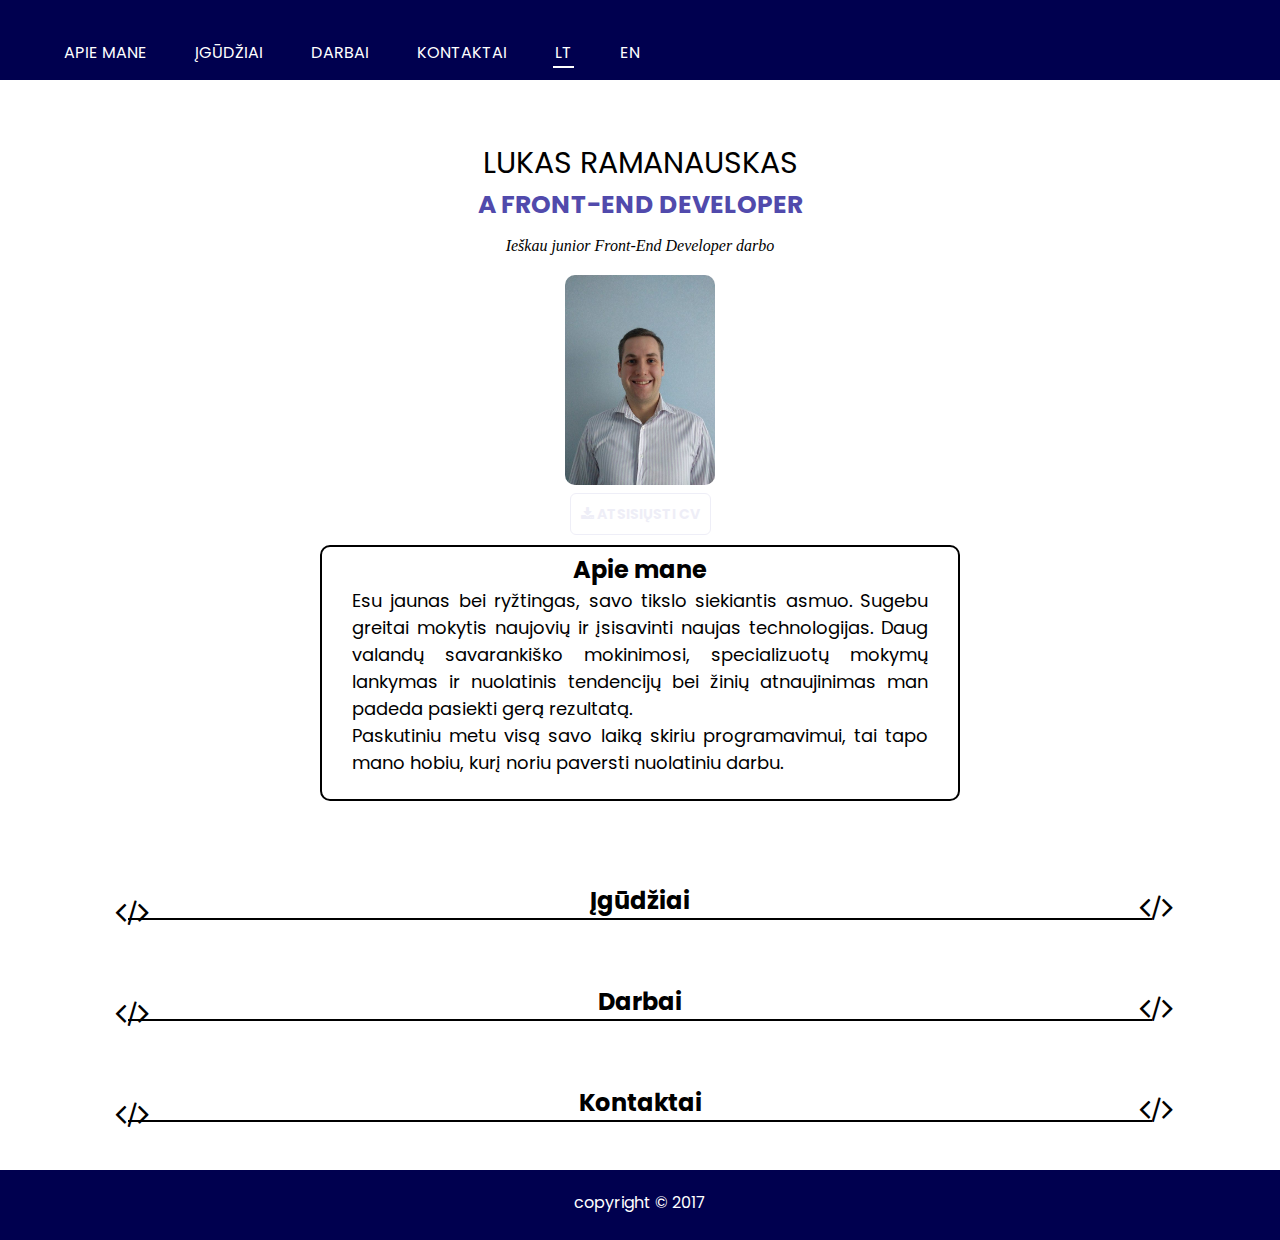
<file: Portfolio/index.html>
<!Doctype html>
<html>
<head>
    <title> Lukas FRONT-END DEVELOPER </title>
    <!--responsive-->
    <meta name="viewport" content="width=device-width, initial-scale=1" />
    <!--nurodo koks bus kodas dokumente-->
    <meta charset="utf-8" />
    <link rel="icon" type="image/x-icon" href="favicon\favicon.ico">
    <link href="https://fonts.googleapis.com/css?family=Open+Sans+Condensed:300|Playfair+Display|Poppins" rel="stylesheet">
    <link href="http://fonts.googleapis.com/css?family=Cookie" rel="stylesheet">
    <link rel="stylesheet" href="slider\OwlCarousel2-2.2.1\dist\assets\owl.carousel.min.css">
    <link rel="stylesheet" href="slider\OwlCarousel2-2.2.1\dist\assets\owl.theme.default.min.css">
    <link href="style.css" rel="stylesheet" type="text/css">
    <link rel="stylesheet" href="font-awesome-4.7.0\css\font-awesome.min.css">
</head>
<body>
    <div class="header">
        <ul class="navigation">
            <li class="nav"><a href="#apie" id="a">Apie mane</a></li>
            <li class="nav"><a href="#igudziai" id="b">Įgūdžiai</a></li>
            <li class="nav"><a href="#darbai" id="c">Darbai</a></li>
            <li class="nav"><a href="#kontaktai" id="d">Kontaktai</a></li>
            <li class="nav kalba LT"><a href="">LT</a></li>
            <li class="nav kalba EN"><a href="EN/index.html">EN</a></li>
        </ul>
    </div>
    <div class="jumbo">
        <div id="apie">LUKAS RAMANAUSKAS</div>
        <h1>A FRONT-END DEVELOPER</h1>
        <h2>Ieškau junior Front-End Developer darbo</h2>
        <img src="images\manofoto.jpg" align="manofoto" />
        <div class="download">
            <a class="download-btn" href="cv.pdf" download="cv.pdf">
                <i class="fa fa-download" aria-hidden="true"></i>
                Atsisiųsti CV
            </a>
        </div>
    </div>
    <div class="apiemane">
        <h2 class="pavadinimas">Apie mane</h2>
        <p> Esu jaunas bei ryžtingas, savo tikslo siekiantis asmuo. Sugebu greitai mokytis naujovių ir įsisavinti naujas technologijas. Daug valandų   savarankiško mokinimosi, specializuotų mokymų lankymas ir nuolatinis  tendencijų bei žinių atnaujinimas man padeda pasiekti gerą rezultatą.<br/> Paskutiniu metu visą savo laiką skiriu programavimui, tai tapo mano hobiu, kurį noriu paversti nuolatiniu darbu.
        </p>
    </div>
    <div class="title">
        <i class="fa fa-code fa-2x pirmas" aria-hidden="true"></i>
        <h2 class="antraste" id="igudziai">Įgūdžiai</h2>
        <i class="fa fa-code fa-2x antras" aria-hidden="true"></i>
    </div>
    <div class="slidebars">
        <div class="skillbar clearfix " data-percent="80%">
            <div class="skillbar-title" style="background: #002071;"><span>HTML5</span></div>
            <div class="skillbar-bar" style="background: #002071;"></div>
            <div class="skill-bar-percent">80%</div>
        </div>
        <div class="skillbar clearfix " data-percent="70%">
            <div class="skillbar-title" style="background: #002071;"><span>CSS3</span></div>
            <div class="skillbar-bar" style="background: #002071;"></div>
            <div class="skill-bar-percent">70%</div>
        </div>
        <div class="skillbar clearfix " data-percent="40%">
            <div class="skillbar-title" style="background: #002071;"><span>Java Script</span></div>
            <div class="skillbar-bar" style="background: #002071;"></div>
            <div class="skill-bar-percent">40%</div>
        </div>
        <div class="skillbar clearfix " data-percent="50%">
            <div class="skillbar-title" style="background: #002071;"><span>jQuery</span></div>
            <div class="skillbar-bar" style="background: #002071;"></div>
            <div class="skill-bar-percent">50%</div>
        </div>
        <div class="skillbar clearfix " data-percent="10%">
            <div class="skillbar-title" style="background: #002071;"><span>PHP</span></div>
            <div class="skillbar-bar" style="background: #002071;"></div>
            <div class="skill-bar-percent">10%</div>
        </div>
        <div class="skillbar clearfix " data-percent="15%">
            <div class="skillbar-title" style="background: #002071;"><span>Wordpress</span></div>
            <div class="skillbar-bar" style="background: #002071;"></div>
            <div class="skill-bar-percent">15%</div>
        </div>
        <div class="skillbar clearfix " data-percent="20%">
            <div class="skillbar-title" style="background: #002071;"><span>SEO</span></div>
            <div class="skillbar-bar" style="background: #002071;"></div>
            <div class="skill-bar-percent">20%</div>
        </div>
        <div class="skillbar clearfix " data-percent="65%">
            <div class="skillbar-title" style="background: #002071;"><span>Bootstrap</span></div>
            <div class="skillbar-bar" style="background: #002071;"></div>
            <div class="skill-bar-percent">65%</div>
        </div>
        <div class="skillbar clearfix " data-percent="35%">
            <div class="skillbar-title" style="background: #002071;"><span>GIT</span></div>
            <div class="skillbar-bar" style="background: #002071;"></div>
            <div class="skill-bar-percent">35%</div>
        </div>
    </div>
    <section>
        <div class="title">
            <i class="fa fa-code fa-2x pirmas" aria-hidden="true"></i>
            <h2 class="antraste" id="darbai">Darbai</h2>
            <i class="fa fa-code fa-2x antras" aria-hidden="true"></i>
        </div>
        <div class="owl-theme">
            <div class="owl-carousel">
                <div class="item">
                    <img src="images/sky.jpg" />
                    <div class="carousel-caption">
                        <h3>Local Temperature <br /><span>(html, css, jquery)</span></h3>
                        <p><a class="btn btn-info" href="http://luko.surikata.lt/darbai/LocalTemperature" target="_blank" role="button">Žiūrėti &raquo;</a></p>
                    </div>
                </div>
                <div class="item">
                    <img src="images/DrumKit.jpg" />
                    <div class="carousel-caption">
                        <h3>Drum Kit <br /><span>(html, css, js)</span></h3>
                        <p><a class="btn btn-info" href="http://luko.surikata.lt/darbai/DrumKit" target="_blank" role="button">Žiūrėti &raquo;</a></p>
                    </div>
                </div>
                <div class="item">
                    <img src="images/todo.jpg" />
                    <div class="carousel-caption">
                        <h3>Darbų sąrašas <br /><span>(html, css, js)</span></h3>
                        <p><a class="btn btn-info" href="http://luko.surikata.lt/darbai/toDolist" target="_blank" role="button">Žiūrėti &raquo;</a></p>
                    </div>
                </div>
                <div class="item">
                    <img src="images/math.jpg" />
                    <div class="carousel-caption">
                        <h3>Calculator <br /><span>(html, css, jquery)</span></h3>
                        <p><a class="btn btn-info" href="http://luko.surikata.lt/darbai/Calculator" target="_blank" role="button">Žiūrėti &raquo;</a></p>
                    </div>
                </div>
                <div class="item">
                    <img src="images/bootstrap.jpg" />
                    <div class="carousel-caption">
                        <h3>Simple page example<br /><span>with Bootstrap</span></h3>
                        <p><a class="btn btn-info" href="http://luko.surikata.lt/darbai/Page" target="_blank" role="button">Žiūrėti &raquo;</a></p>
                    </div>
                </div>
            </div>
        </div>
    </section>
    <section>
        <div class="title">
            <i class="fa fa-code fa-2x pirmas" aria-hidden="true"></i>
            <h2 class="antraste" id="kontaktai">Kontaktai</h2>
            <i class="fa fa-code fa-2x antras" aria-hidden="true"></i>
        </div>
        <div class="remas">
            <div class="kontakt">
                <a href="https://www.facebook.com/lukas.ramanauskas.3" target="_blank"><i class="fa fa-facebook-square fa-4x contacticon" id="fb" aria-hidden="true"></i>
                <h4 id="lukas" class="tekstas"> Lukas Ramanauskas </h4>
                </a>
            </div>
            <div class="kontakt">
                <i class="fa fa-phone-square fa-4x contacticon" id="phone" aria-hidden="true"></i>
                <h4 id="number" class="tekstas">862763147</h4>
            </div>
            <div id="pastas" class="kontakt">
                <i class="fa fa-envelope-open-o fa-4x contacticon mail" id="mail" aria-hidden="true"></i>
                <h4 id="lr" class="tekstas"> lr9590@gmail.com </h4>
            </div>
            <div class="kontakt">
                <i class="fa fa-skype fa-4x contacticon" id="skype" aria-hidden="true"></i>
                <h4 class="tekstas"> lr9590 </h4>
            </div>
        </div>
    </section>
    <footer>
        <div class="copy">
            <p id="copy"> copyright &copy; 2017</p>
        </div>
    </footer>
    <script src="https://ajax.googleapis.com/ajax/libs/jquery/3.2.0/jquery.min.js"></script>
    <script src="slider\OwlCarousel2-2.2.1\dist\owl.carousel.js"></script>
    <script src="main.js"></script>
</body>
</html>
</file>
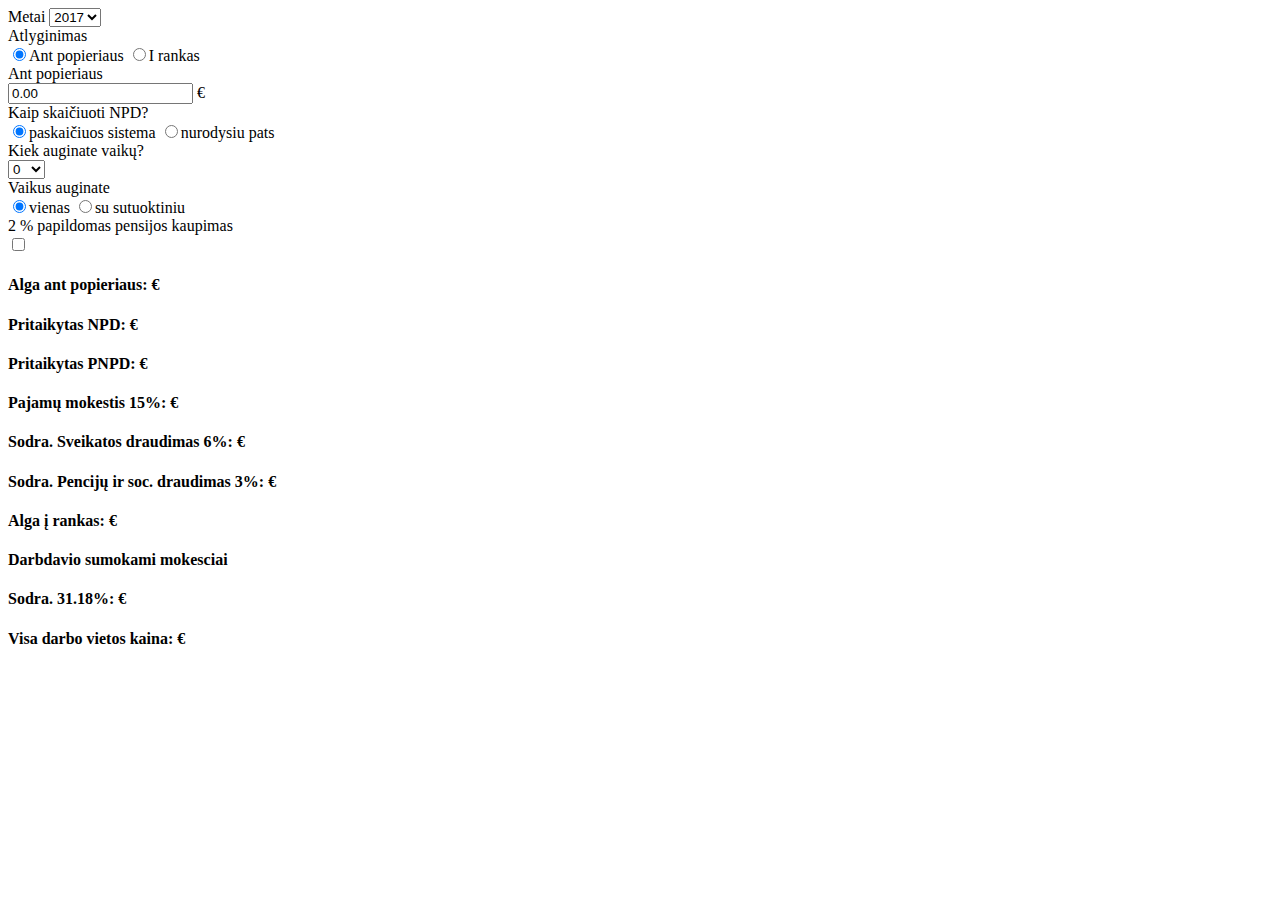
<file: Portfolio/algosskaicuokle/index.html>
<!DOCTYPE html>
<html>
<head>
    <meta charset="utf-8">
    <title>tax calculator</title>
    <script type="text/javascript" src="https://ajax.googleapis.com/ajax/libs/jquery/1.7.1/jquery.min.js"></script>
    <script src="main.js"></script>
</head>
<body>
    <form>
        <label> Metai  </label>
        <select name="mokestiniai_metai" id="mokestiniai_metai" class="input-small">
            <option value="2017">2017</option>
            <option value="2016">2016</option>
        </select> </br>
        <label> Atlyginimas  </label>
        <div>
            <label> <input type="radio" name="uzdarbis" id="uzdarbis1" value="1" checked="checked" />Ant popieriaus</label>
            <label> <input type="radio" name="uzdarbis" id="uzdarbis2" value="2" />I rankas</label>
        </div>
        <label> <span id="uzdarbistext">Ant popieriaus</span></label>
        <div>
            <input type="number" id="alga" name="alga" min="0" value="0.00" /> €
        </div>
        <label> Kaip skaičiuoti NPD?  </label>
        <div>
            <label class="radio"> <input type="radio" name="npdskaiciavimas" id="npd1" value="1" checked="checked" />paskaičiuos sistema</label>
            <label class="radio"> <input type="radio" name="npdskaiciavimas" id="npd2" value="2" />nurodysiu pats</label>
        </div>
        <div id="vaikupasirinkimas">
            <label> Kiek auginate vaikų?</label>
            <div>
                <select name="vaikai" id="vaikai">
                <option  value="0">0</option>
                <option  value="1">1</option>
                <option  value="2">2</option>
                <option  value="3">3</option>
                <option  value="4">4</option>
                <option  value="5">5</option>
                <option  value="6">6</option>
                <option  value="7">7</option>
                <option  value="8">8</option>
                <option  value="9">9</option>
                <option  value="10">10</option>
              </select>
            </div>
            <div>
                <label> Vaikus auginate</label>
                <div id="augina">
                    <label> <input type="radio" name="auginimas" id="augina1" value="1" checked="checked" />vienas</label>
                    <label> <input type="radio" name="auginimas" id="augina2" value="2" />su sutuoktiniu</label>
                </div>
            </div>
        </div>
        <div id="npdIvedimas" style="display: none">
            <label> Taikomas NPD</label>
            <div>
                <input type="number" name="taikomas_npd" id="taikomas_npd" min="0" value="0.00" /> €
            </div>
        </div>
        <div>
            <label>2 % papildomas pensijos kaupimas </label>
            <div>
                <input type="checkbox" name="pensijos_kaupimas" id="pensijos_kaupimas" value="1" />
            </div>
        </div>
    </form>
    <form>
        <div class="atlyginimas">
            <h4>Alga ant popieriaus: <span class="atlyginimas"></span> €</h4>
        </div>
        <div class="NPD">
            <h4>Pritaikytas NPD: <span class="NPD"></span> €</h4>
        </div>
        <div class="PNPD">
            <h4>Pritaikytas PNPD: <span class="PNPD"></span> €</h4>
        </div>
        <div class="pajamuTax">
            <h4>Pajamų mokestis 15%: <span class="pajamuTax"></span> €</h4>
        </div>
        <div class="sveikatosTax">
            <h4>Sodra. Sveikatos draudimas 6%: <span class="sveikatosTax"></span> €</h4>
        </div>
        <div class="socTax">
            <h4>Sodra. Pencijų ir soc. draudimas 3%: <span class="socTax"></span> €</h4>
        </div>
        <div class="algairankas">
            <h4>Alga į rankas: <span class="algairankas"></span> €</h4>
        </div>
        <h4>Darbdavio sumokami mokesciai</h4>
        <div class="sodra">
            <h4>Sodra. 31.18%: <span class="sodra"></span> €</h4>
        </div>
        <div class="darbKaina">
            <h4>Visa darbo vietos kaina: <span class="darbKaina"></span> €</h4>
        </div>
    </form>
</body>
</html>
</file>
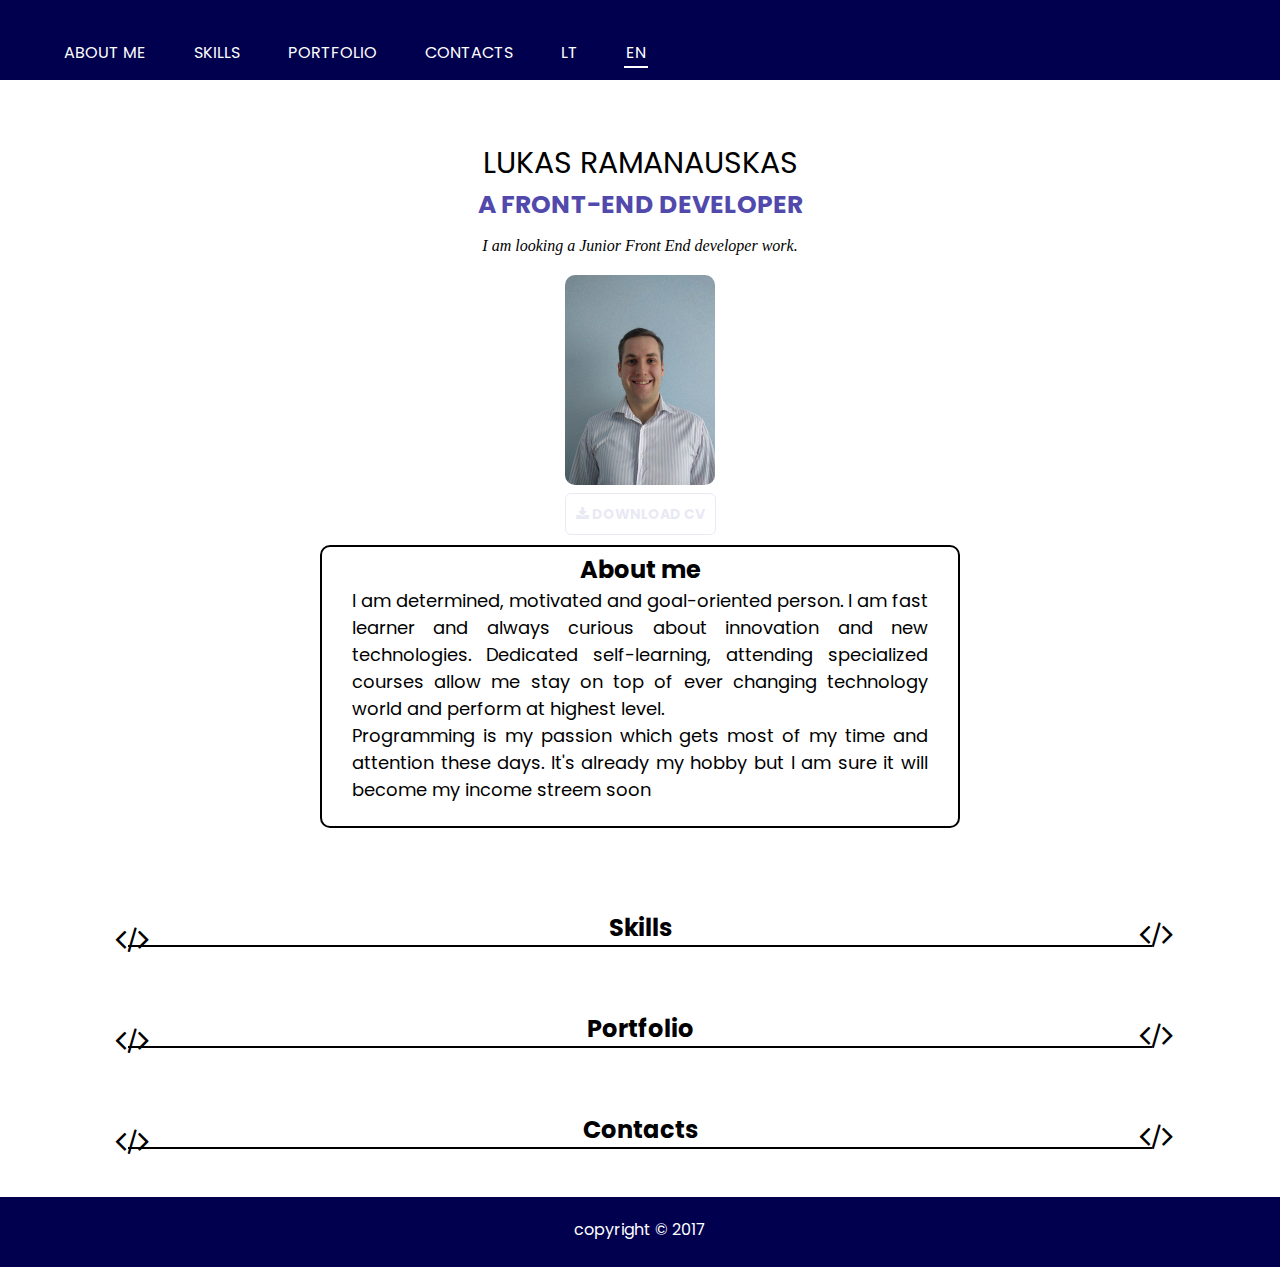
<file: Portfolio/EN/index.html>
<!Doctype html>
<html>
<head>
    <title> Lukas FRONT-END DEVELOPER </title>
    <!--responsive-->
    <meta name="viewport" content="width=device-width, initial-scale=1" />
    <!--nurodo koks bus kodas dokumente-->
    <meta charset="utf-8" />
    <link rel="icon" type="image/x-icon" href="..\favicon\favicon.ico">
    <link href="https://fonts.googleapis.com/css?family=Open+Sans+Condensed:300|Playfair+Display|Poppins" rel="stylesheet">
    <link href="http://fonts.googleapis.com/css?family=Cookie" rel="stylesheet">
    <link rel="stylesheet" href="..\slider\OwlCarousel2-2.2.1\dist\assets\owl.carousel.min.css">
    <link rel="stylesheet" href="..\slider\OwlCarousel2-2.2.1\dist\assets\owl.theme.default.min.css">
    <link href="style.css" rel="stylesheet" type="text/css">
    <link rel="stylesheet" href="..\font-awesome-4.7.0\css\font-awesome.min.css">
</head>
<body>
    <div class="header">
        <ul class="navigation">
            <li class="nav"><a href="#apie" id="a">About me</a></li>
            <li class="nav"><a href="#igudziai" id="b">Skills</a></li>
            <li class="nav"><a href="#darbai" id="c">Portfolio</a></li>
            <li class="nav"><a href="#kontaktai" id="d">Contacts</a></li>
            <li class="nav kalba LT"><a href="..\index.html">LT</a></li>
            <li class="nav kalba EN"><a href="">EN</a></li>
        </ul>
    </div>
    <div class="jumbo">
        <div id="apie">LUKAS RAMANAUSKAS</div>
        <h1>A FRONT-END DEVELOPER</h1>
        <h2>I am looking a Junior Front End developer work.</h2>
        <img src="..\images\manofoto.jpg" align="manofoto" />
        <div class="download">
            <a class="download-btn" href="..\cv.pdf" download="cv.pdf">
                <i class="fa fa-download" aria-hidden="true"></i>
                Download CV
            </a>
        </div>
    </div>
    <div class="apiemane">
        <h2 class="pavadinimas">About me</h2>
        <p> I am determined, motivated and goal-oriented person. I am fast learner and always curious about innovation and new technologies. Dedicated self-learning, attending specialized courses allow me stay on top of ever changing technology world and perform at highest level.
<br />Programming is my passion which gets most of my time and attention these days. It's already my hobby but I am sure it will become my income streem soon
        </p>
    </div>
    <div class="title">
        <i class="fa fa-code fa-2x pirmas" aria-hidden="true"></i>
        <h2 class="antraste" id="igudziai">Skills</h2>
        <i class="fa fa-code fa-2x antras" aria-hidden="true"></i>
    </div>
    <div class="slidebars">
        <div class="skillbar clearfix " data-percent="80%">
            <div class="skillbar-title" style="background: #002071;"><span>HTML5</span></div>
            <div class="skillbar-bar" style="background: #002071;"></div>
            <div class="skill-bar-percent">80%</div>
        </div>
        <div class="skillbar clearfix " data-percent="70%">
            <div class="skillbar-title" style="background: #002071;"><span>CSS3</span></div>
            <div class="skillbar-bar" style="background: #002071;"></div>
            <div class="skill-bar-percent">70%</div>
        </div>
        <div class="skillbar clearfix " data-percent="40%">
            <div class="skillbar-title" style="background: #002071;"><span>Java Script</span></div>
            <div class="skillbar-bar" style="background: #002071;"></div>
            <div class="skill-bar-percent">40%</div>
        </div>
        <div class="skillbar clearfix " data-percent="50%">
            <div class="skillbar-title" style="background: #002071;"><span>jQuery</span></div>
            <div class="skillbar-bar" style="background: #002071;"></div>
            <div class="skill-bar-percent">50%</div>
        </div>
        <div class="skillbar clearfix " data-percent="10%">
            <div class="skillbar-title" style="background: #002071;"><span>PHP</span></div>
            <div class="skillbar-bar" style="background: #002071;"></div>
            <div class="skill-bar-percent">10%</div>
        </div>
        <div class="skillbar clearfix " data-percent="15%">
            <div class="skillbar-title" style="background: #002071;"><span>Wordpress</span></div>
            <div class="skillbar-bar" style="background: #002071;"></div>
            <div class="skill-bar-percent">15%</div>
        </div>
        <div class="skillbar clearfix " data-percent="20%">
            <div class="skillbar-title" style="background: #002071;"><span>SEO</span></div>
            <div class="skillbar-bar" style="background: #002071;"></div>
            <div class="skill-bar-percent">20%</div>
        </div>
        <div class="skillbar clearfix " data-percent="65%">
            <div class="skillbar-title" style="background: #002071;"><span>Bootstrap</span></div>
            <div class="skillbar-bar" style="background: #002071;"></div>
            <div class="skill-bar-percent">65%</div>
        </div>
        <div class="skillbar clearfix " data-percent="35%">
            <div class="skillbar-title" style="background: #002071;"><span>GIT</span></div>
            <div class="skillbar-bar" style="background: #002071;"></div>
            <div class="skill-bar-percent">35%</div>
        </div>
    </div>
    <section>
        <div class="title">
            <i class="fa fa-code fa-2x pirmas" aria-hidden="true"></i>
            <h2 class="antraste" id="darbai">Portfolio</h2>
            <i class="fa fa-code fa-2x antras" aria-hidden="true"></i>
        </div>
        <div class="owl-theme">
            <div class="owl-carousel">
                <div class="item">
                    <img src="../images/sky.jpg" />
                    <div class="carousel-caption">
                        <h3>Local Temperature <br /><span>(html, css, jquery)</span></h3>
                        <p><a class="btn btn-info" href="http://luko.surikata.lt/darbai/LocalTemperature" target="_blank" role="button">OPEN &raquo;</a></p>
                    </div>
                </div>
                <div class="item">
                    <img src="../images/DrumKit.jpg" />
                    <div class="carousel-caption">
                        <h3>Drum Kit <br /><span>(html, css, js)</span></h3>
                        <p><a class="btn btn-info" href="http://luko.surikata.lt/darbai/DrumKit" target="_blank" role="button">OPEN &raquo;</a></p>
                    </div>
                </div>
                <div class="item">
                    <img src="../images/todo.jpg" />
                    <div class="carousel-caption">
                        <h3>To do list <br /><span>(html, css, js)</span></h3>
                        <p><a class="btn btn-info" href="http://luko.surikata.lt/darbai/toDolist" target="_blank" role="button">OPEN &raquo;</a></p>
                    </div>
                </div>
                <div class="item">
                    <img src="../images/math.jpg" />
                    <div class="carousel-caption">
                        <h3>Calculator <br /><span>(html, css, jquery)</span></h3>
                        <p><a class="btn btn-info" href="http://luko.surikata.lt/darbai/Calculator" target="_blank" role="button">OPEN &raquo;</a></p>
                    </div>
                </div>
                <div class="item">
                    <img src="../images/bootstrap.jpg" />
                    <div class="carousel-caption">
                        <h3>Simple page example<br /><span>with Bootstrap</span></h3>
                        <p><a class="btn btn-info" href="http://luko.surikata.lt/darbai/Page" target="_blank" role="button">OPEN &raquo;</a></p>
                    </div>
                </div>
            </div>
        </div>
    </section>
    <section>
        <div class="title">
            <i class="fa fa-code fa-2x pirmas" aria-hidden="true"></i>
            <h2 class="antraste" id="kontaktai">Contacts</h2>
            <i class="fa fa-code fa-2x antras" aria-hidden="true"></i>
        </div>
        <div class="remas">
            <div class="kontakt">
                <a href="https://www.facebook.com/lukas.ramanauskas.3" target="_blank"><i class="fa fa-facebook-square fa-4x contacticon" id="fb" aria-hidden="true"></i>
                <h4 id="lukas" class="tekstas"> Lukas Ramanauskas </h4>
                </a>
            </div>
            <div class="kontakt">
                <i class="fa fa-phone-square fa-4x contacticon" id="phone" aria-hidden="true"></i>
                <h4 id="number" class="tekstas">862763147</h4>
            </div>
            <div id="pastas" class="kontakt">
                <i class="fa fa-envelope-open-o fa-4x contacticon mail" id="mail" aria-hidden="true"></i>
                <h4 id="lr" class="tekstas"> lr9590@gmail.com </h4>
            </div>
            <div class="kontakt">
                <i class="fa fa-skype fa-4x contacticon" id="skype" aria-hidden="true"></i>
                <h4 class="tekstas"> lr9590 </h4>
            </div>
        </div>
    </section>
    <footer>
        <div class="copy">
            <p id="copy"> copyright &copy; 2017</p>
        </div>
    </footer>
    <script src="https://ajax.googleapis.com/ajax/libs/jquery/3.2.0/jquery.min.js"></script>
    <script src="..\slider\OwlCarousel2-2.2.1\dist\owl.carousel.js"></script>
    <script src="..\main.js"></script>
</body>
</html>
</file>
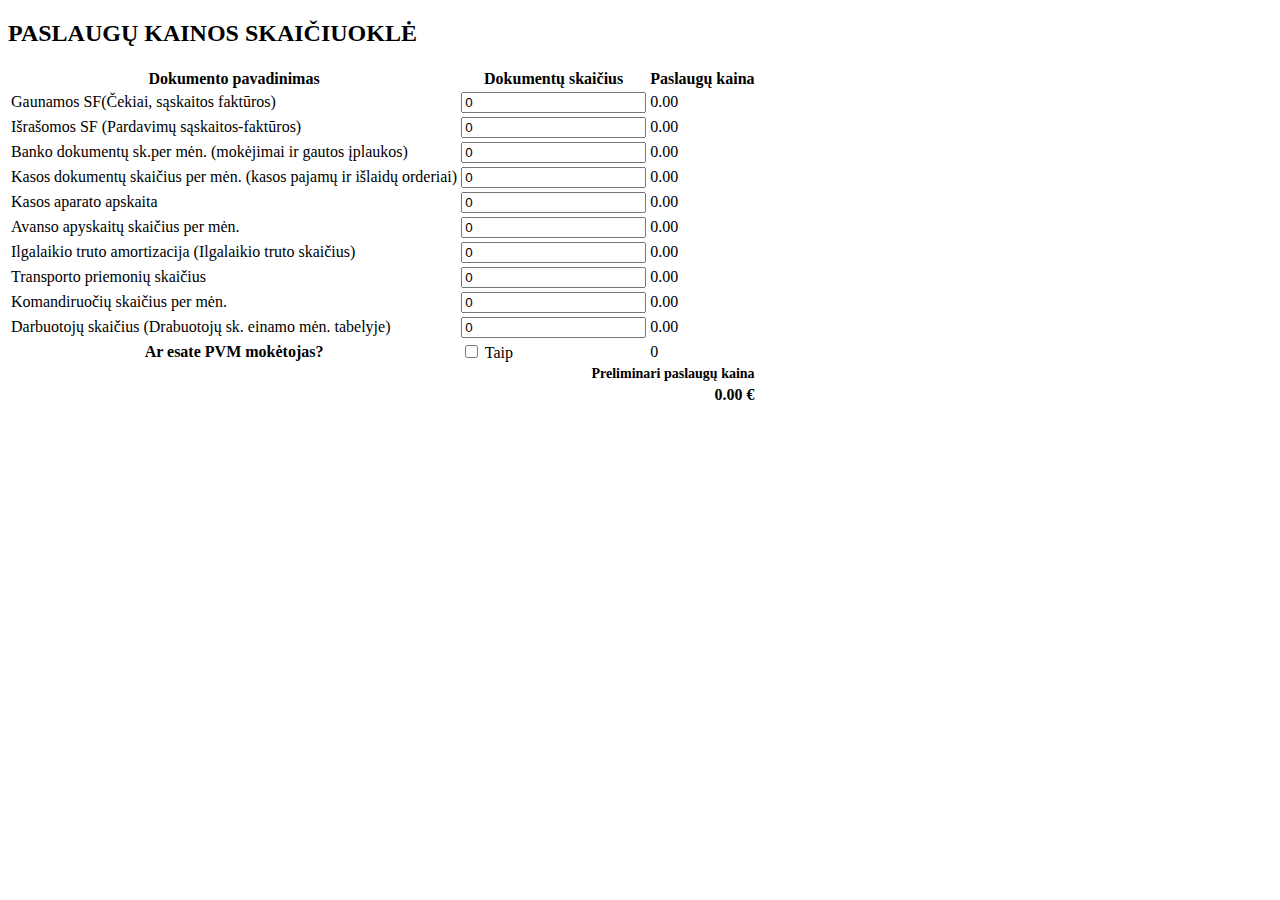
<file: Portfolio/Paslaugukainuskaiciuokle/index.html>
<!DOCTYPE html>
<html>
<head>
    <meta charset="utf-8">
    <title>paslaugu kainos skaiciuokle</title>
    <script type="text/javascript" src="https://ajax.googleapis.com/ajax/libs/jquery/1.7.1/jquery.min.js"></script>
    <script src="main.js"></script>
</head>
<body>
  <h2>PASLAUGŲ KAINOS SKAIČIUOKLĖ</h2>
  <table>
    <tbody>
      <tr>
        <th>Dokumento pavadinimas</th>
        <th>Dokumentų skaičius</th>
        <th>Paslaugų kaina</th>
      </tr>
      <tr>
        <td>
          Gaunamos SF(Čekiai, sąskaitos faktūros)
        </td>
        <td>
          <input type="number" min="0" value="0" class="kiekis1">
        </td>
        <td class="kaina1">0.00</td>
      </tr>
      <tr>
        <td>
          Išrašomos SF (Pardavimų sąskaitos-faktūros)
        </td>
        <td>
          <input type="number" min="0" value="0" class="kiekis2">
        </td>
        <td class="kaina2">0.00</td>
      </tr>
      <tr>
        <td>
          Banko dokumentų sk.per mėn. (mokėjimai ir gautos įplaukos)
        </td>
        <td>
          <input type="number" min="0" value="0" class="kiekis3">
        </td>
        <td class="kaina3">0.00</td>
      </tr>
      <tr>
        <td>
          Kasos dokumentų skaičius per mėn. (kasos pajamų ir išlaidų orderiai)
        </td>
        <td>
          <input type="number" min="0" value="0" class="kiekis4">
        </td>
        <td class="kaina4">0.00</td>
      </tr>
      <tr>
        <td>
          Kasos aparato apskaita
        </td>
        <td>
          <input type="number" min="0" value="0" class="kiekis5">
        </td>
        <td class="kaina5">0.00</td>
      </tr>
      <tr>
        <td>
          Avanso apyskaitų skaičius per mėn.
        </td>
        <td>
          <input type="number" min="0" value="0" class="kiekis6">
        </td>
        <td class="kaina6">0.00</td>
      </tr>
      <tr>
        <td>
          Ilgalaikio truto amortizacija (Ilgalaikio truto skaičius)
        </td>
        <td>
          <input type="number" min="0" value="0" class="kiekis7">
        </td>
        <td class="kaina7">0.00</td>
      </tr>
      <tr>
        <td>
          Transporto priemonių skaičius
        </td>
        <td>
          <input type="number" min="0" value="0" class="kiekis8">
        </td>
        <td class="kaina8">0.00</td>
      </tr>
      <tr>
        <td>
          Komandiruočių skaičius per mėn.
        </td>
        <td>
          <input type="number" min="0" value="0" class="kiekis9">
        </td>
        <td class="kaina9">0.00</td>
      </tr>
      <tr>
        <td>
          Darbuotojų skaičius (Drabuotojų sk. einamo mėn. tabelyje)
        </td>
        <td>
          <input type="number" min="0" value="0" class="kiekis10">
        </td>
        <td class="kaina10">0.00</td>
      </tr>
      <tr>
        <th>Ar esate PVM mokėtojas?</th>
        <td>
          <label class="btn btn-primary"><input type="checkbox" autocomplete="off" class="Taip">
            Taip
          </label>
        </td>
        <td class="kaina11">0</td>
      </tr>
      <tr>
        <th colspan="4" style="text-align: right; font-size: 14px;">Preliminari paslaugų kaina</th>
      </tr>
      <tr>
        <th colspan="4" style="text-align: right; font-size: 16px;" class="visaKaina"><span>0.00</span> € </th>
      </tr>
    </tbody>
  </table>
</body>
</html>
</file>
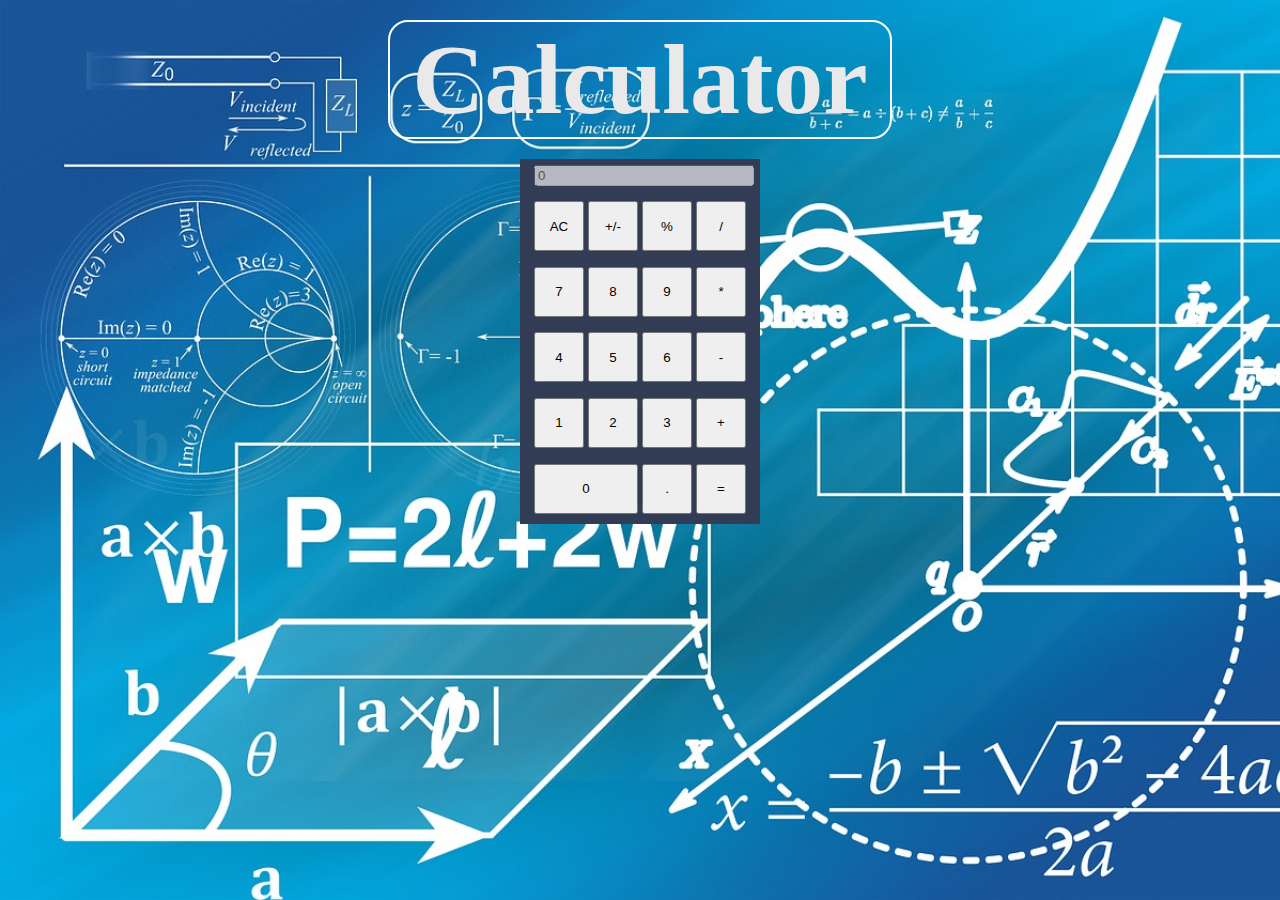
<file: Portfolio/darbai/Calculator/index.html>
<!DOCTYPE html>
<html>
<head>
    <meta charset="utf-8">
	<meta name="viewport" content="width=device-width, initial-scale=1.0">
    <title>JavaScript </title>
    <link rel="stylesheet" href="main.css" type="text/css" />
</head>
<body>
    <h1>Calculator</h1>
    <section>
        <div id="calculator">
            <form>
                <fieldset>
                    <input id="js-screen" name="screen" disabled value="0" />
                </fieldset>
                <fieldset>
                    <input class="js-operator" type="button" name="AC" value="AC" />
                    <input class="js-operator" type="button" name="plusminus" value="+/-" />
                    <input class="js-operator" type="button" name="procentas" value="%" />
                    <input class="js-operator" type="button" name="dalyba" value="/" />
                </fieldset>
                <fieldset>
                    <input class="js-number" type="button" name="7" value="7" />
                    <input class="js-number" type="button" name="8" value="8" />
                    <input class="js-number" type="button" name="9" value="9" />
                    <input class="js-operator" type="button" name="daugyba" value="*" />
                </fieldset>
                <fieldset>
                    <input class="js-number" type="button" name="4" value="4" />
                    <input class="js-number" type="button" name="5" value="5" />
                    <input class="js-number" type="button" name="6" value="6" />
                    <input class="js-operator" type="button" name="atimtis" value="-" />
                </fieldset>
                <fieldset>
                    <input class="js-number" type="button" name="1" value="1" />
                    <input class="js-number" type="button" name="2" value="2" />
                    <input class="js-number" type="button" name="3" value="3" />
                    <input class="js-operator" type="button" name="sudetis" value="+" />
                </fieldset>
                <fieldset>
                    <input class="js-number button-large" type="button" name="0" value="0" />
                    <input class="js-operator" type="button" name="kablelis" value="." />
                    <input class="js-result" type="button" name="rezultatas" value="=" />
                </fieldset>
            </form>
        </div>
    </section>
    <script src="main.js" type="text/javascript"> </script>
</body>
</html>
</file>
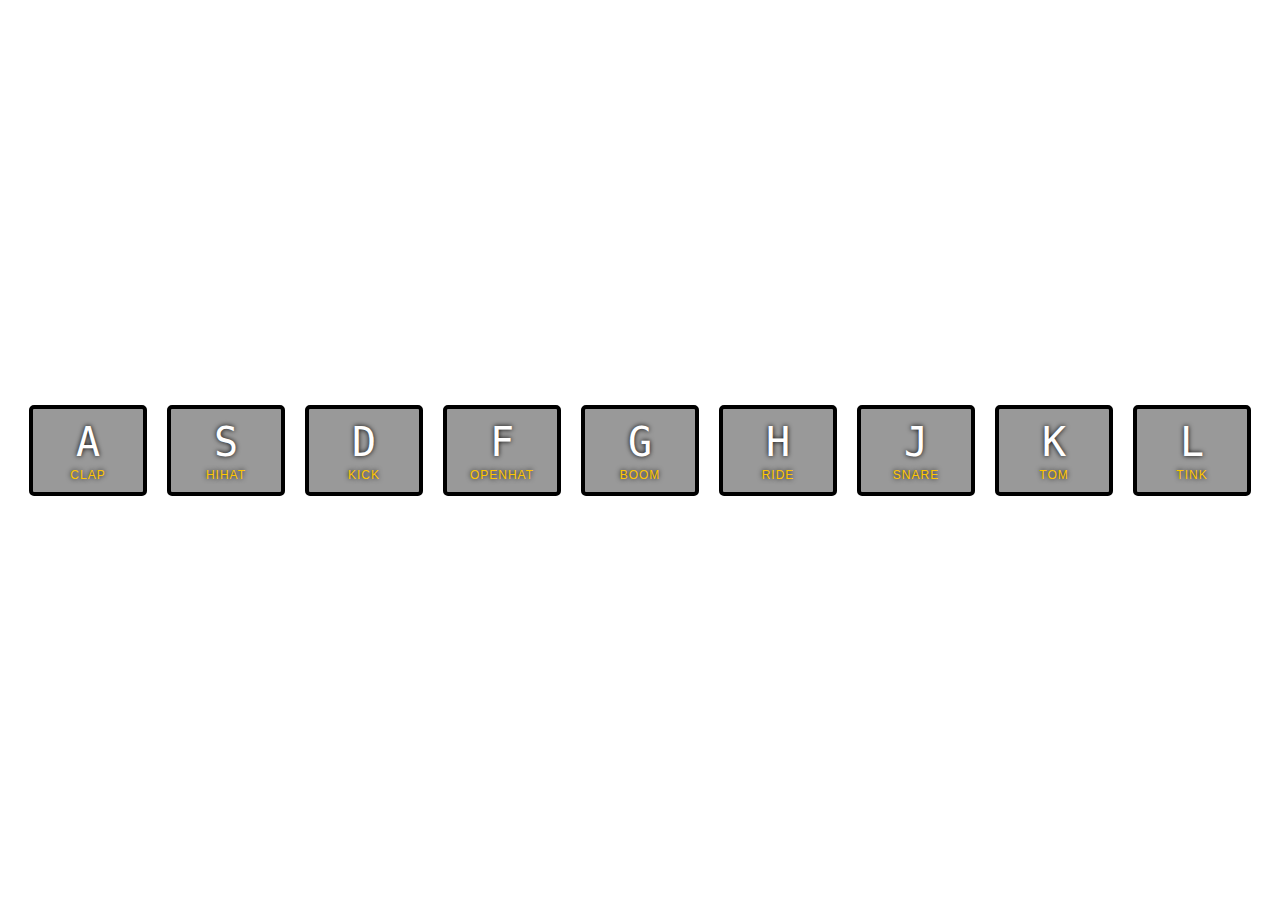
<file: Portfolio/darbai/DrumKit/index.html>
<!DOCTYPE html>
<html lang="en">
<head>
  <meta charset="UTF-8">
  <title>JS Drum Kit</title>
  <link rel="stylesheet" href="style.css">
</head>
<body>
  <div class="keys">
    <div data-key="65" class="key">
      <kbd>A</kbd>
      <span class="sound">clap</span>
    </div>
    <div data-key="83" class="key">
      <kbd>S</kbd>
      <span class="sound">hihat</span>
    </div>
    <div data-key="68" class="key">
      <kbd>D</kbd>
      <span class="sound">kick</span>
    </div>
    <div data-key="70" class="key">
      <kbd>F</kbd>
      <span class="sound">openhat</span>
    </div>
    <div data-key="71" class="key">
      <kbd>G</kbd>
      <span class="sound">boom</span>
    </div>
    <div data-key="72" class="key">
      <kbd>H</kbd>
      <span class="sound">ride</span>
    </div>
    <div data-key="74" class="key">
      <kbd>J</kbd>
      <span class="sound">snare</span>
    </div>
    <div data-key="75" class="key">
      <kbd>K</kbd>
      <span class="sound">tom</span>
    </div>
    <div data-key="76" class="key">
      <kbd>L</kbd>
      <span class="sound">tink</span>
    </div>
  </div>

  <audio data-key="65" src="sounds/clap.wav"></audio>
  <audio data-key="83" src="sounds/hihat.wav"></audio>
  <audio data-key="68" src="sounds/kick.wav"></audio>
  <audio data-key="70" src="sounds/openhat.wav"></audio>
  <audio data-key="71" src="sounds/boom.wav"></audio>
  <audio data-key="72" src="sounds/ride.wav"></audio>
  <audio data-key="74" src="sounds/snare.wav"></audio>
  <audio data-key="75" src="sounds/tom.wav"></audio>
  <audio data-key="76" src="sounds/tink.wav"></audio>

<script>

  function playSound(e) {
      const audio = document.querySelector(`audio[data-key="${e.keyCode}"]`);
      const key = document.querySelector(`.key[data-key="${e.keyCode}"]`);
      if(!audio) return; //stop the function from running all together
      audio.currentTime = 0; // rewind to the start
      audio.play();
      console.log(key);
      key.classList.add('playing');
  }
  function removeTransition(e) {
    if(e.propertyName !== 'transform') return; //skip it if its not a transform
    this.classList.remove('playing');
  }
  const keys = document.querySelectorAll('.key');
  keys.forEach(key => key.addEventListener('transitionend', removeTransition));
  window.addEventListener('keydown', playSound);
</script>


</body>
</html>
</file>
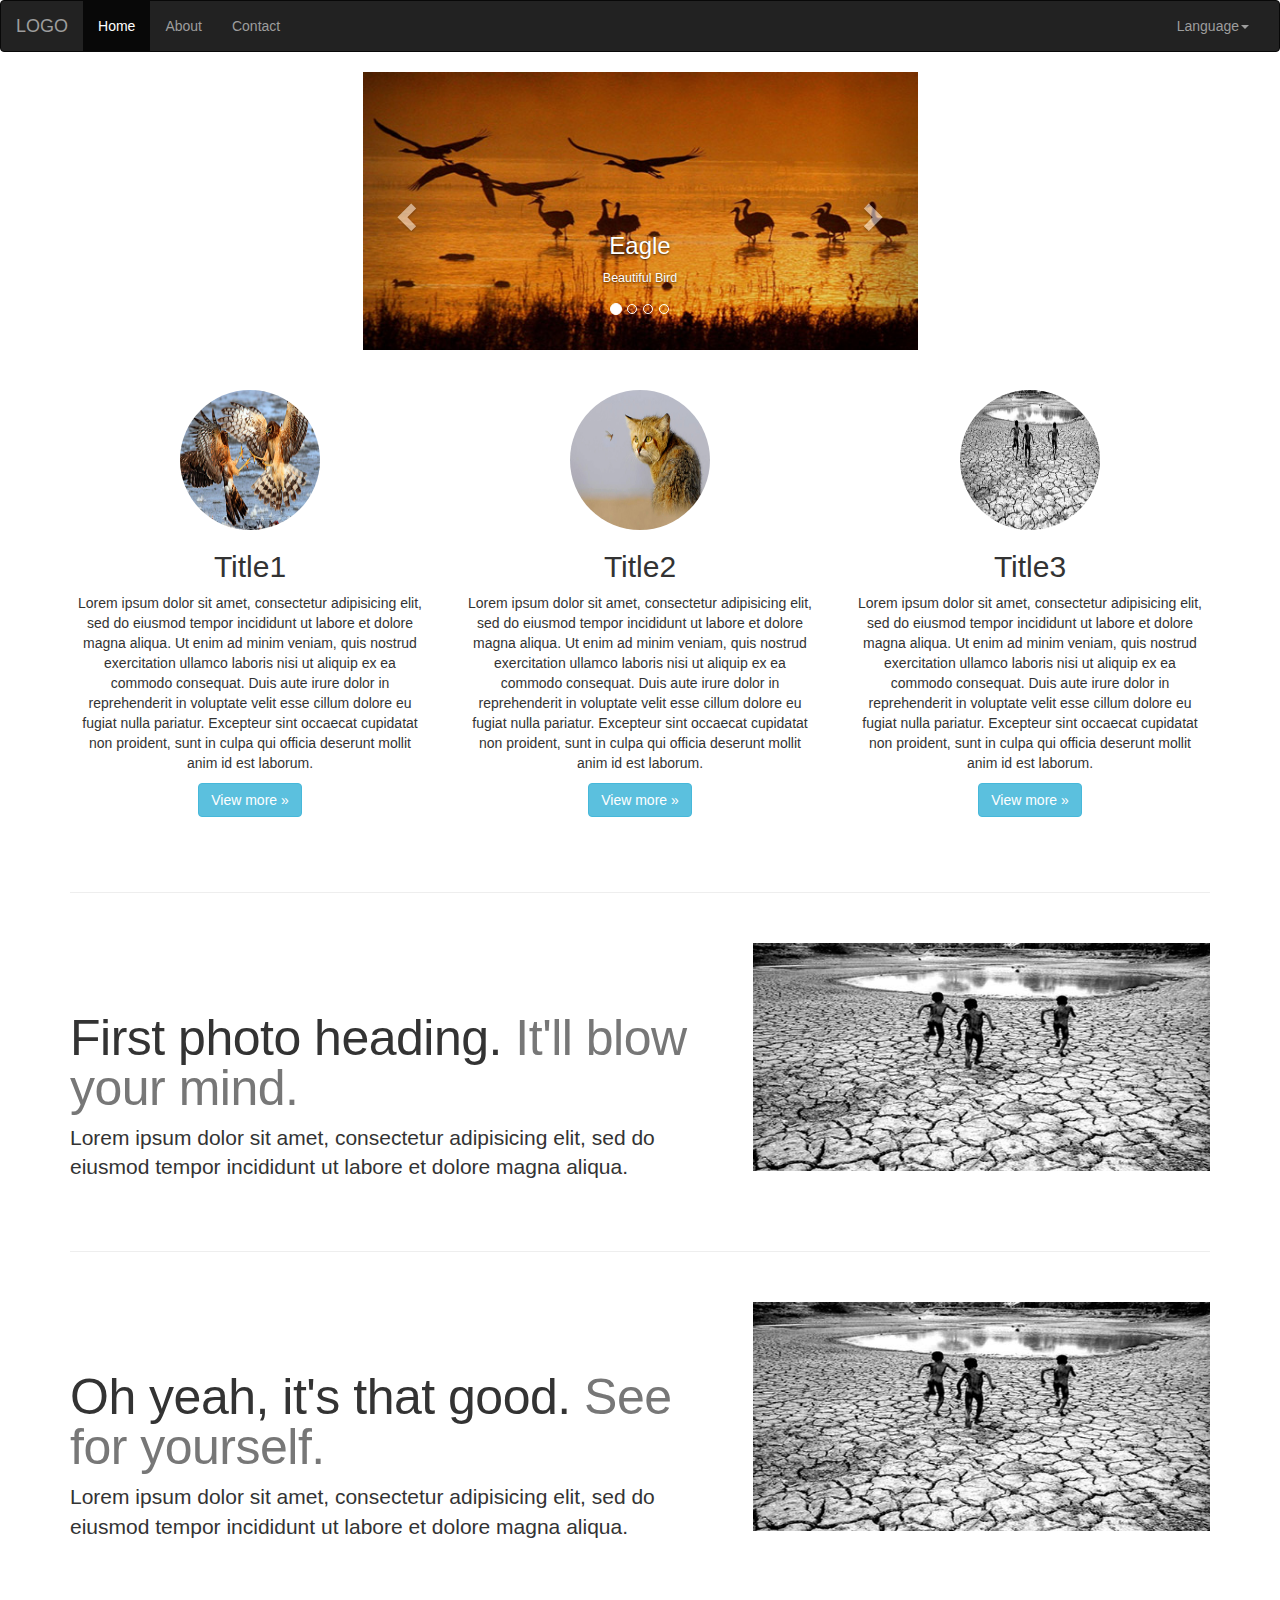
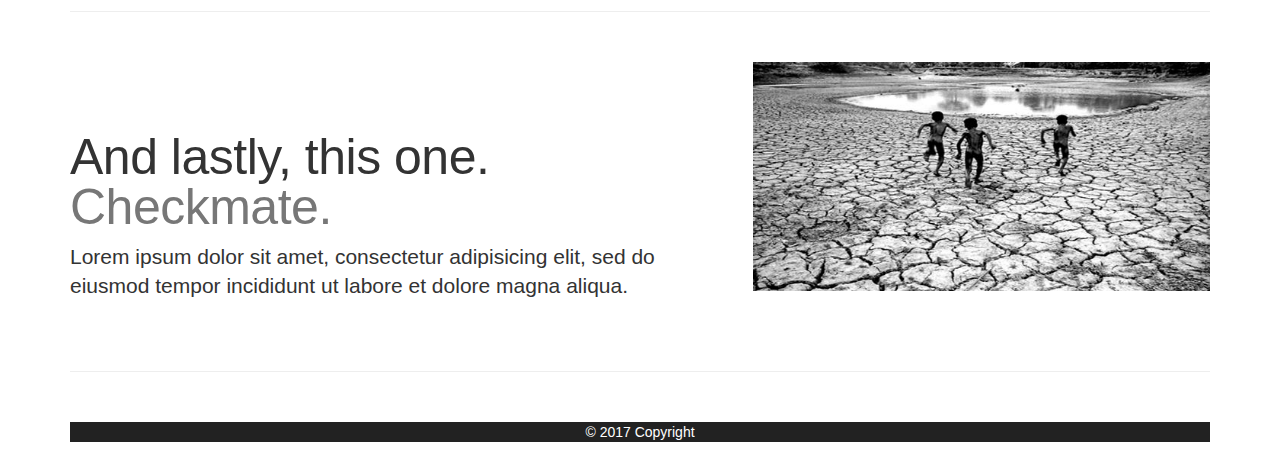
<file: Portfolio/darbai/Page/index.html>
<!DOCTYPE html>
<html>
  <head>
    <meta charset="utf-8">
    <meta http-equiv="X-UA-Compatible" content="IE=edge">
    <meta name="viewport" content="width=device-width, initial-scale=1">
    <title>Bootstrap</title>
    <link rel="stylesheet" type="text/css" href="https://maxcdn.bootstrapcdn.com/bootstrap/3.3.5/css/bootstrap.min.css" />
    <link rel="stylesheet" type="text/css" href="style.css" />
  </head>
  <body>
    <nav class="navbar navbar-inverse">
      <div class="container-fluid">
        <div class="navbar-header navbar-left">
          <button type="button" class="navbar-toggle" data-toggle="collapse" data-target="#mainNavBar">
            <span class="icon-bar"></span>
            <span class="icon-bar"></span>
            <span class="icon-bar"></span>
          </button>
          <a href="#" class="navbar-brand">LOGO</a>
        </div>
        <div class="collapse navbar-collapse" id="mainNavBar">
          <ul class="nav navbar-nav">
            <li class="active"><a href="#">Home</a></li>
            <li><a href="#">About</a></li>
            <li><a href="#">Contact</a></li>
          </ul>
          <ul class="nav navbar-nav navbar-right">
            <li class="dropdown">
              <a href="#" class="dropdown-toggle" data-toggle="dropdown">Language<span class="caret"></span></a>
              <ul class="dropdown-menu">
                <li><a href="#">English</a></li>
                <li><a href="#">Lithuanian</a></li>
                <li><a href="#">Russian</a></li>
              </ul>
            </li>
          </ul>
        </div>
      </div>
    </nav>
  <div class="container">
    <div class="row">
      <div class="col-md-6 col-md-offset-3">
        <div id="imageCarousel" class="carousel slide" data-interval="2000" data-ride="carousel">
          <ol class="carousel-indicators">
            <li data-target="#imageCarousel" data-slide-to="0" class="active"></li>
            <li data-target="#imageCarousel" data-slide-to="1"></li>
            <li data-target="#imageCarousel" data-slide-to="2"></li>
            <li data-target="#imageCarousel" data-slide-to="3"></li>
          </ol>
          <div class="carousel-inner">
            <div class="item">
              <img src="images/002.jpg" class="img-responsive" />
              <div class="carousel-caption">
                <h3>Eagle</h3>
                <p>Beautiful Bird</p>
              </div>
            </div>
            <div class="item active">
              <img src="images/003.jpg" class="img-responsive" />
              <div class="carousel-caption">
                <h3>Eagle</h3>
                <p>Beautiful Bird</p>
              </div>
            </div>
            <div class="item">
              <img src="images/007.jpg" class="img-responsive" />
              <div class="carousel-caption">
                <h3>Eagle</h3>
                <p>Beautiful Bird</p>
              </div>
            </div>
            <div class="item">
              <img src="images/006.jpg" class="img-responsive" />
              <div class="carousel-caption">
                <h3>Mountain</h3>
                <p>Beautiful View</p>
              </div>
            </div>
          </div>
          <a href="#imageCarousel" class="carousel-control left" data-slide="prev">
            <span class="glyphicon glyphicon-chevron-left"></span>
          </a>
          <a href="#imageCarousel" class="carousel-control right" data-slide="next">
            <span class="glyphicon glyphicon-chevron-right"></span>
          </a>
        </div>
      </div>
    </div>
  </div>
     <div class="container marketing">
       <div class="row">
         <div class="col-lg-4 ">
           <img class="img-circle" src="images/002.jpg" alt="a" width="140" height="140">
           <h2>Title1</h2>
           <p>Lorem ipsum dolor sit amet, consectetur adipisicing elit, sed do eiusmod tempor incididunt ut labore et dolore magna aliqua. Ut enim ad minim veniam, quis nostrud exercitation ullamco laboris nisi ut aliquip ex ea commodo consequat. Duis aute irure dolor in reprehenderit in voluptate velit esse cillum dolore eu fugiat nulla pariatur. Excepteur sint occaecat cupidatat non proident, sunt in culpa qui officia deserunt mollit anim id est laborum.</p>
           <p><a class="btn btn-info" href="#" role="button">View more &raquo;</a></p>
         </div>
         <div class="col-lg-4">
           <img class="img-circle" src="images/009.jpg" alt="Generic placeholder image" width="140" height="140">
           <h2>Title2</h2>
           <p>
           Lorem ipsum dolor sit amet, consectetur adipisicing elit, sed do eiusmod tempor incididunt ut labore et dolore magna aliqua. Ut enim ad minim veniam, quis nostrud exercitation ullamco laboris nisi ut aliquip ex ea commodo consequat. Duis aute irure dolor in reprehenderit in voluptate velit esse cillum dolore eu fugiat nulla pariatur. Excepteur sint occaecat cupidatat non proident, sunt in culpa qui officia deserunt mollit anim id est laborum.</p>
           <p><a class="btn btn-info" href="#" role="button">View more &raquo;</a></p>
         </div>
         <div class="col-lg-4">
           <img class="img-circle" src="images/004.jpg" alt="Generic placeholder image" width="140" height="140">
           <h2>Title3</h2>
           <p>Lorem ipsum dolor sit amet, consectetur adipisicing elit, sed do eiusmod tempor incididunt ut labore et dolore magna aliqua. Ut enim ad minim veniam, quis nostrud exercitation ullamco laboris nisi ut aliquip ex ea commodo consequat. Duis aute irure dolor in reprehenderit in voluptate velit esse cillum dolore eu fugiat nulla pariatur. Excepteur sint occaecat cupidatat non proident, sunt in culpa qui officia deserunt mollit anim id est laborum.</p>
           <p><a class="btn btn-info" href="#" role="button">View more &raquo;</a></p>
         </div>
       </div>
       <hr class="featurette-divider">
       <div class="row featurette">
         <div class="col-md-7">
           <h2 class="featurette-heading">First photo heading. <span class="text-muted">It'll blow your mind.</span></h2>
           <p class="lead">Lorem ipsum dolor sit amet, consectetur adipisicing elit, sed do eiusmod tempor incididunt ut labore et dolore magna aliqua. </p>
         </div>
         <div class="col-md-5">
           <img src="images/004.jpg" class="img-responsive ">
         </div>
       </div>
       <hr class="featurette-divider">
       <div class="row featurette">
         <div class="col-md-7 pull-md-5">
           <h2 class="featurette-heading">Oh yeah, it's that good. <span class="text-muted">See for yourself.</span></h2>
           <p class="lead">Lorem ipsum dolor sit amet, consectetur adipisicing elit, sed do eiusmod tempor incididunt ut labore et dolore magna aliqua. </p>
         </div>
         <div class="col-md-5 pull-md-7">
           <img src="images/004.jpg" class="img-responsive ">
         </div>
       </div>
       <hr class="featurette-divider">
       <div class="row featurette">
         <div class="col-md-7">
           <h2 class="featurette-heading">And lastly, this one. <span class="text-muted">Checkmate.</span></h2>
           <p class="lead">Lorem ipsum dolor sit amet, consectetur adipisicing elit, sed do eiusmod tempor incididunt ut labore et dolore magna aliqua.  </p>
         </div>
         <div class="col-md-5">
           <img src="images/004.jpg" class="img-responsive " >
         </div>
       </div>
       <hr class="featurette-divider">
 </div>
      <div class="container">
       <footer>
         <p>&copy; 2017 Copyright</p>
       </footer>
</div>
    <script src="https://ajax.googleapis.com/ajax/libs/jquery/2.1.3/jquery.min.js"></script>
    <script src="https://maxcdn.bootstrapcdn.com/bootstrap/3.3.5/js/bootstrap.min.js"></script>
  </body>
</html>
</file>
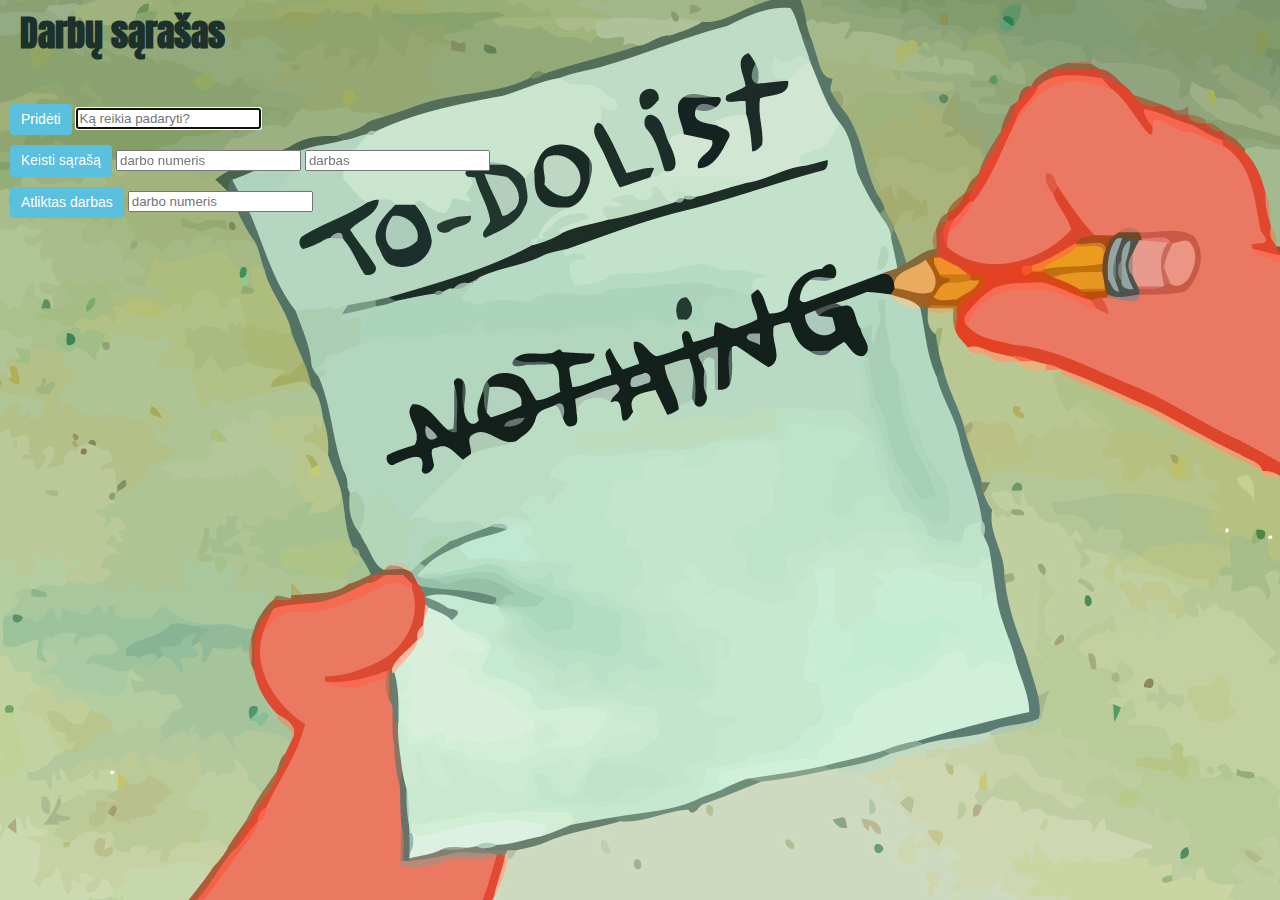
<file: Portfolio/darbai/toDolist/index.html>
<!DOCTYPE html>
<html>
  <head>
    <meta charset="utf-8">
	<meta name="viewport" content="width=device-width, initial-scale=1.0">
    <title>Darbų sąrašas</title>
    <link href="https://fonts.googleapis.com/css?family=Anton" rel="stylesheet">
    <link rel="stylesheet" href="style.css">
  </head>
  <body>
    <h1>Darbų sąrašas</h1>
    <div>
      <button onclick="handlers.addTodo()">Pridėti</button>
      <input class="new-todo" id="addTodoTextInput" type="text" placeholder="Ką reikia padaryti?" autofocus />
    </div>
    <div>
      <button onclick="handlers.changeTodo()">Keisti sąrašą</button>
      <input id="changeTodoPositionInput" placeholder="darbo numeris" type="number" min="0" />
      <input id="changeTodoTextInput" placeholder="darbas" type="text"/>
    </div>
    <div>
      <button onclick="handlers.toggleCompleted()">Atliktas darbas</button>
      <input id="toggleCompletedPositionInput" placeholder="darbo numeris" type="number" min="0"  />
    </div>
    <ol>
    </ol>
  <script src="main.js"></script>
  </body>
</html>
</file>
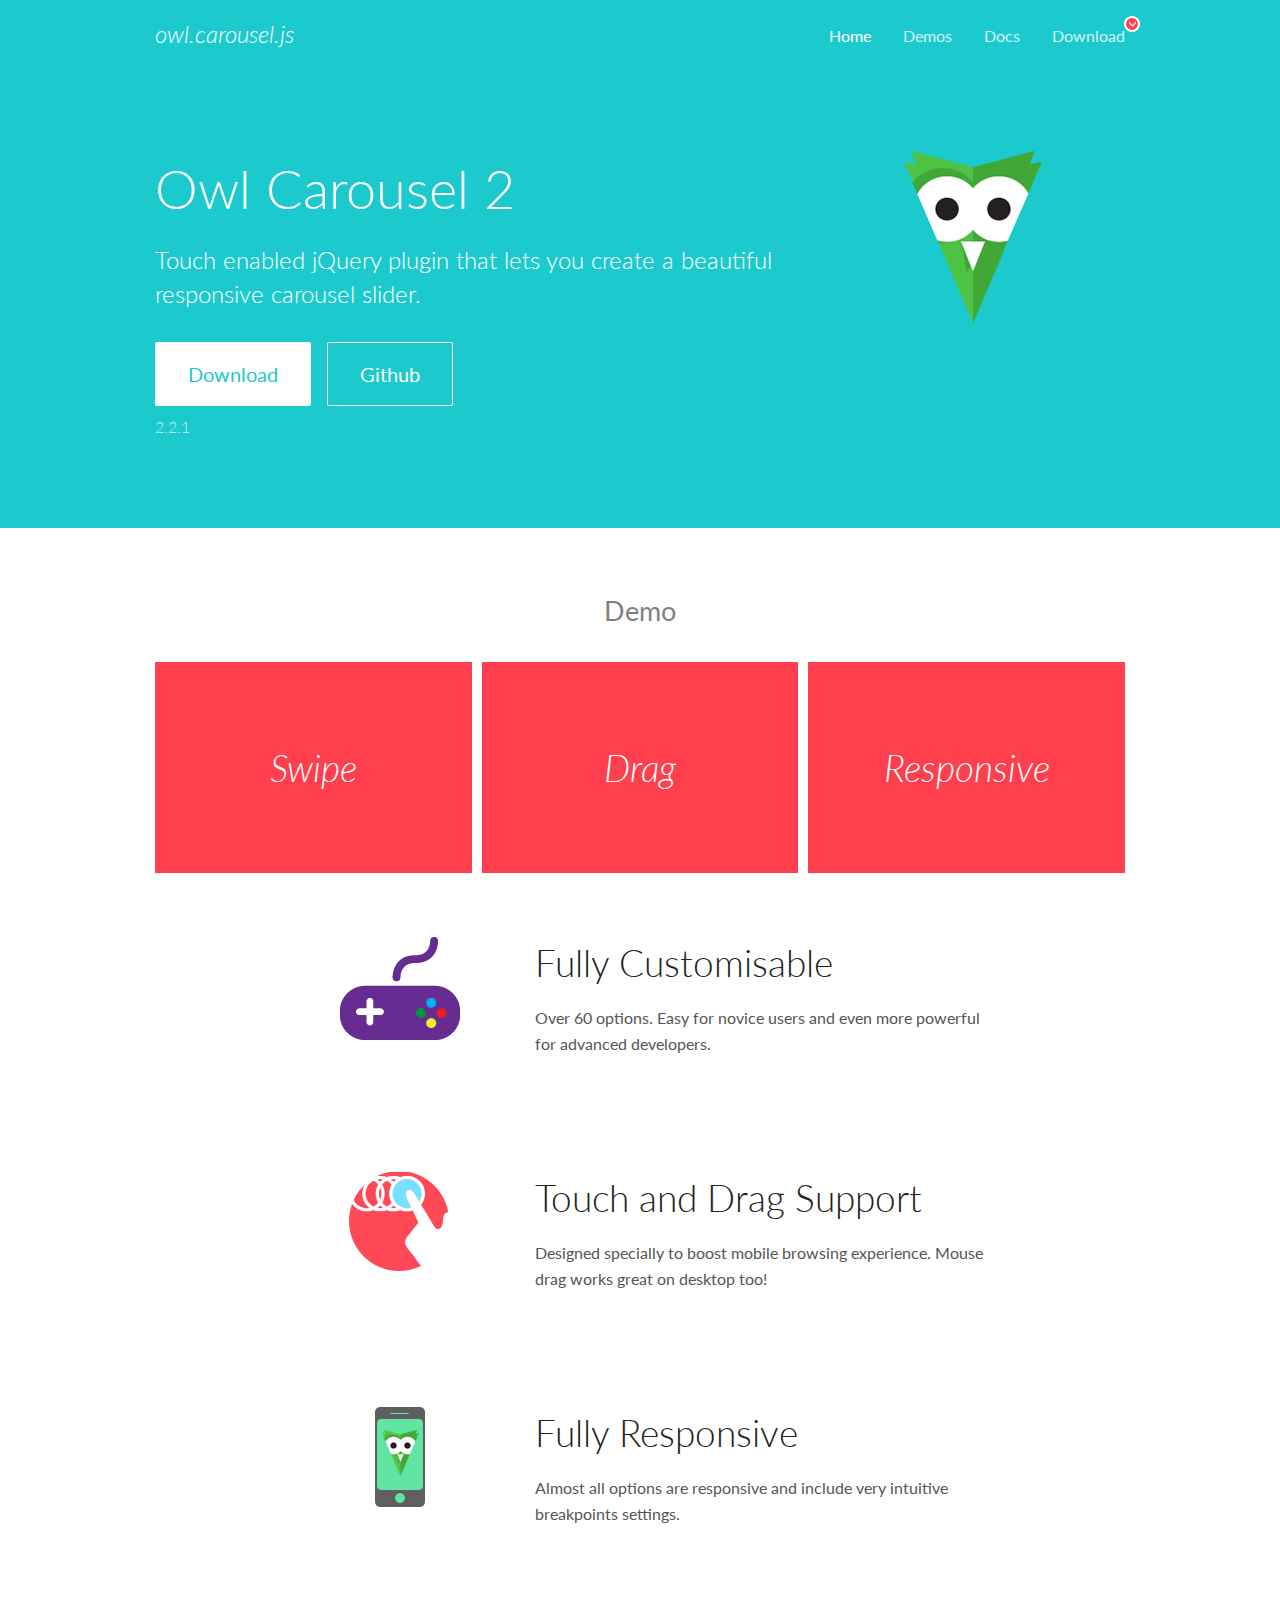
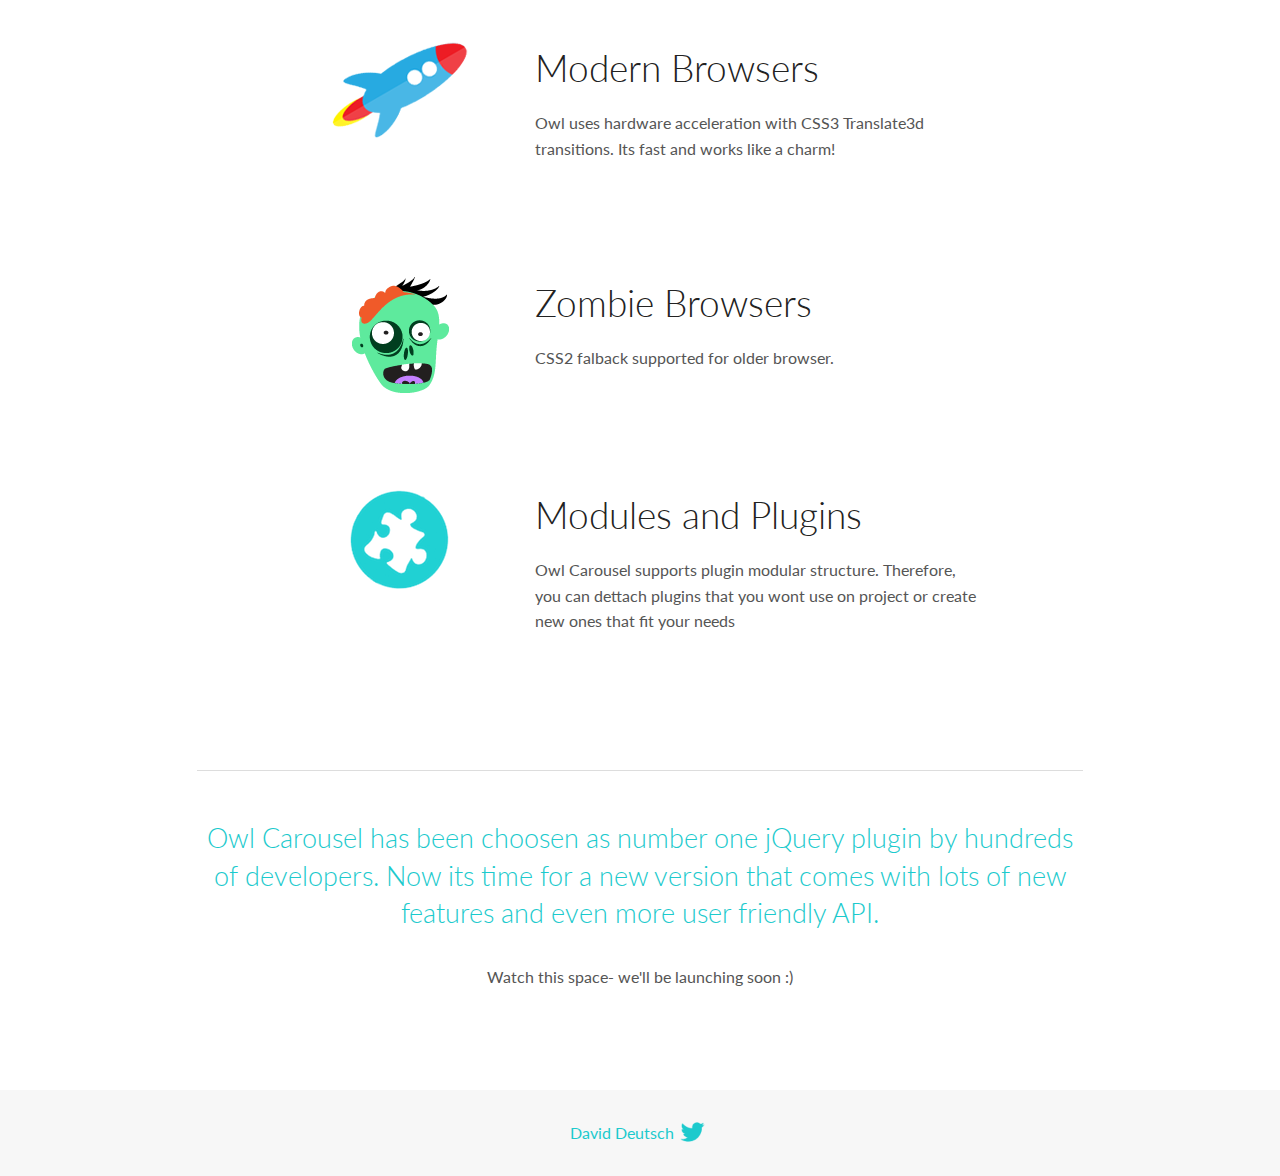
<file: Portfolio/slider/OwlCarousel2-2.2.1/docs/index.html>
<!DOCTYPE html>
<html lang="en">
  <head>

    <!-- head -->
    <meta charset="utf-8">
    <meta name="msapplication-tap-highlight" content="no" />
    <meta name="viewport" content="width=device-width, initial-scale=1.0" />
    <meta name="description" content="Touch enabled jQuery plugin that lets you create beautiful responsive carousel slider.">
    <meta name="author" content="David Deutsch">
    <title>
      Home | Owl Carousel | 2.2.1
    </title>

    <!-- Stylesheets -->
    <link href='https://fonts.googleapis.com/css?family=Lato:300,400,700,400italic,300italic' rel='stylesheet' type='text/css'>
    <link rel="stylesheet" href="assets/css/docs.theme.min.css">

    <!-- Owl Stylesheets -->
    <link rel="stylesheet" href="assets/owlcarousel/assets/owl.carousel.min.css">
    <link rel="stylesheet" href="assets/owlcarousel/assets/owl.theme.default.min.css">

    <!-- HTML5 shim and Respond.js IE8 support of HTML5 elements and media queries -->

    <!--[if lt IE 9]>
      <script src="https://oss.maxcdn.com/libs/html5shiv/3.7.0/html5shiv.js"></script>
      <script src="https://oss.maxcdn.com/libs/respond.js/1.3.0/respond.min.js"></script>
    <![endif]-->

    <!-- Favicons -->
    <link rel="apple-touch-icon-precomposed" sizes="144x144" href="assets/ico/apple-touch-icon-144-precomposed.png">
    <link rel="shortcut icon" href="assets/ico/favicon.png">
    <link rel="shortcut icon" href="favicon.ico">

    <!-- Yeah i know js should not be in header. Its required for demos.-->

    <!-- javascript -->
    <script src="assets/vendors/jquery.min.js"></script>
    <script src="assets/owlcarousel/owl.carousel.js"></script>
  </head>
  <body>

    <!-- header -->
    <header class="header">
      <div class="row">
        <div class="large-12 columns">
          <div class="brand left">
            <h3>
              <a href="/OwlCarousel2/">owl.carousel.js</a> 
            </h3>
          </div>
          <a id="toggle-nav" class="right">
            <span></span> <span></span> <span></span> 
          </a> 
          <div class="nav-bar">
            <ul class="clearfix">
              <li class="active">
                <a href="/OwlCarousel2/index.html">Home</a> 
              </li>
              <li> <a href="/OwlCarousel2/demos/demos.html">Demos</a>  </li>
              <li> <a href="/OwlCarousel2/docs/started-welcome.html">Docs</a>  </li>
              <li>
                <a href="https://github.com/OwlCarousel2/OwlCarousel2/archive/2.2.1.zip">Download</a> 
                <span class="download"></span> 
              </li>
            </ul>
          </div>
        </div>
      </div>
    </header>

    <!-- home panel -->
    <section id="hero">
      <div class="row">
        <div class="large-8 medium-8 columns">
          <h1>Owl Carousel 2</h1>
          <h4>Touch enabled jQuery plugin that lets you create a beautiful responsive carousel slider.</h4>
          <a href="https://github.com/OwlCarousel2/OwlCarousel2/archive/2.2.1.zip" class="hero-button">Download</a> 
          <a href="https://github.com/OwlCarousel2/OwlCarousel2" class="hero-button outline">Github</a> 
          <p>2.2.1</p>
        </div>
        <div class="large-4 medium-4 columns">
          <img class="owl-logo" src="assets/img/owl-logo.png" alt="mr. Owl">
        </div>
      </div>
    </section>

    <!-- body -->
    <div class="home-demo">
      <div class="row">
        <div class="large-12 columns">
          <h3>Demo</h3>
          <div class="owl-carousel">
            <div class="item">
              <h2>Swipe</h2>
            </div>
            <div class="item">
              <h2>Drag</h2>
            </div>
            <div class="item">
              <h2>Responsive</h2>
            </div>
            <div class="item">
              <h2>CSS3</h2>
            </div>
            <div class="item">
              <h2>Fast</h2>
            </div>
            <div class="item">
              <h2>Easy</h2>
            </div>
            <div class="item">
              <h2>Free</h2>
            </div>
            <div class="item">
              <h2>Upgradable</h2>
            </div>
            <div class="item">
              <h2>Tons of options</h2>
            </div>
            <div class="item">
              <h2>Infinity</h2>
            </div>
            <div class="item">
              <h2>Auto Width</h2>
            </div>
          </div>
        </div>
      </div>
    </div>
    <script>
      var owl = $('.owl-carousel');
      owl.owlCarousel({
        margin: 10,
        loop: true,
        responsive: {
          0: {
            items: 1
          },
          600: {
            items: 2
          },
          1000: {
            items: 3
          }
        }
      })
    </script>

    <!-- features -->
    <div id="features">
      <div class="row">
        <div class="small-12 medium-9 small-centered columns">
          <section class="row feature">
            <div class="medium-4 small-12 columns">
              <img src="assets/img/feature-options.png" alt="">
            </div>
            <div class="medium-8 small-12 columns">
              <h2>Fully Customisable</h2>
              <p>Over 60 options. Easy for novice users and even more powerful for advanced developers.</p>
            </div>
          </section>
          <section class="row feature">
            <div class="medium-4 small-12 columns">
              <img src="assets/img/feature-drag.png" alt="">
            </div>
            <div class="medium-8 small-12 columns">
              <h2>Touch and Drag Support</h2>
              <p>Designed specially to boost mobile browsing experience. Mouse drag works great on desktop too!</p>
            </div>
          </section>
          <section class="row feature">
            <div class="medium-4 small-12 columns">
              <img src="assets/img/feature-responsive.png" alt="">
            </div>
            <div class="medium-8 small-12 columns">
              <h2>Fully Responsive</h2>
              <p>Almost all options are responsive and include very intuitive breakpoints settings.</p>
            </div>
          </section>
          <section class="row feature">
            <div class="medium-4 small-12 columns">
              <img src="assets/img/feature-modern.png" alt="">
            </div>
            <div class="medium-8 small-12 columns">
              <h2>Modern Browsers</h2>
              <p>Owl uses hardware acceleration with CSS3 Translate3d transitions. Its fast and works like a charm! </p>
            </div>
          </section>
          <section class="row feature">
            <div class="medium-4 small-12 columns">
              <img src="assets/img/feature-zombie.png" alt="">
            </div>
            <div class="medium-8 small-12 columns">
              <h2>Zombie Browsers</h2>
              <p>CSS2 falback supported for older browser.</p>
            </div>
          </section>
          <section class="row feature">
            <div class="medium-4 small-12 columns">
              <img src="assets/img/feature-module.png" alt="">
            </div>
            <div class="medium-8 small-12 columns">
              <h2>Modules and Plugins</h2>
              <p>Owl Carousel supports plugin modular structure. Therefore, you can dettach plugins that you wont use on project or create new ones that fit your needs</p>
            </div>
          </section>
        </div>
      </div>
    </div>

    <!-- footer -->
    <section id="teaser-text">
      <div class="row">
        <div class="small-12 medium-11 small-centered columns">
          <hr>
          <h3 id="owl-carousel-has-been-choosen-as-number-one-jquery-plugin-by-hundreds-of-developers-now-its-time-for-a-new-version-that-comes-with-lots-of-new-features-and-even-more-user-friendly-api-">Owl Carousel has been choosen as number one jQuery plugin by hundreds of developers. Now its time for a new version that comes with lots of new features and even more user friendly API.</h3>
          <p>Watch this space- we&#39;ll be launching soon :)</p>
        </div>
      </div>
    </section>

    <!-- footer -->
    <footer class="footer">
      <div class="row">
        <div class="large-12 columns">
          <h5>
            <a href="/OwlCarousel2/docs/support-contact.html">David Deutsch</a> 
            <a id="custom-tweet-button" href="https://twitter.com/share?url=https://github.com/OwlCarousel2/OwlCarousel2&text=Owl Carousel - This is so awesome! " target="_blank"></a> 
          </h5>
        </div>
      </div>
    </footer>

    <!-- vendors -->
    <script src="assets/vendors/highlight.js"></script>
    <script src="assets/js/app.js"></script>
  </body>
</html>
</file>
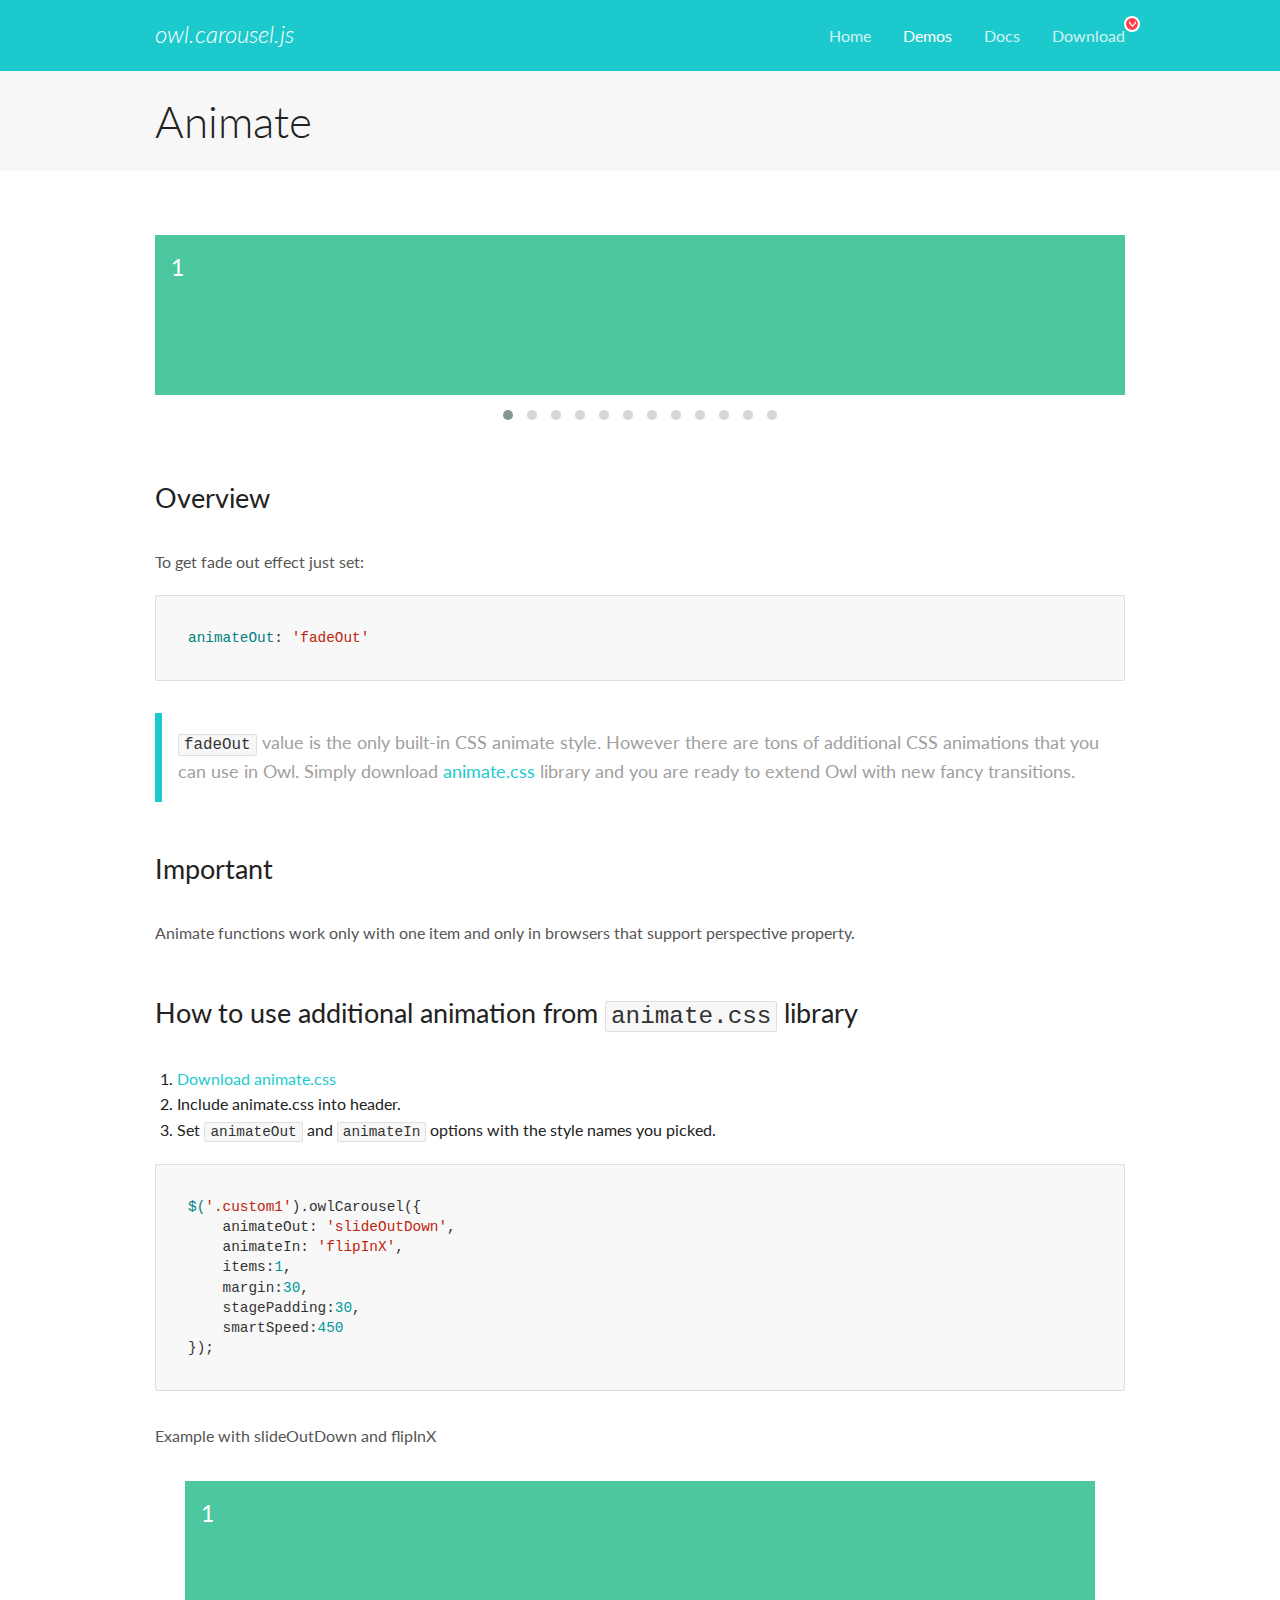
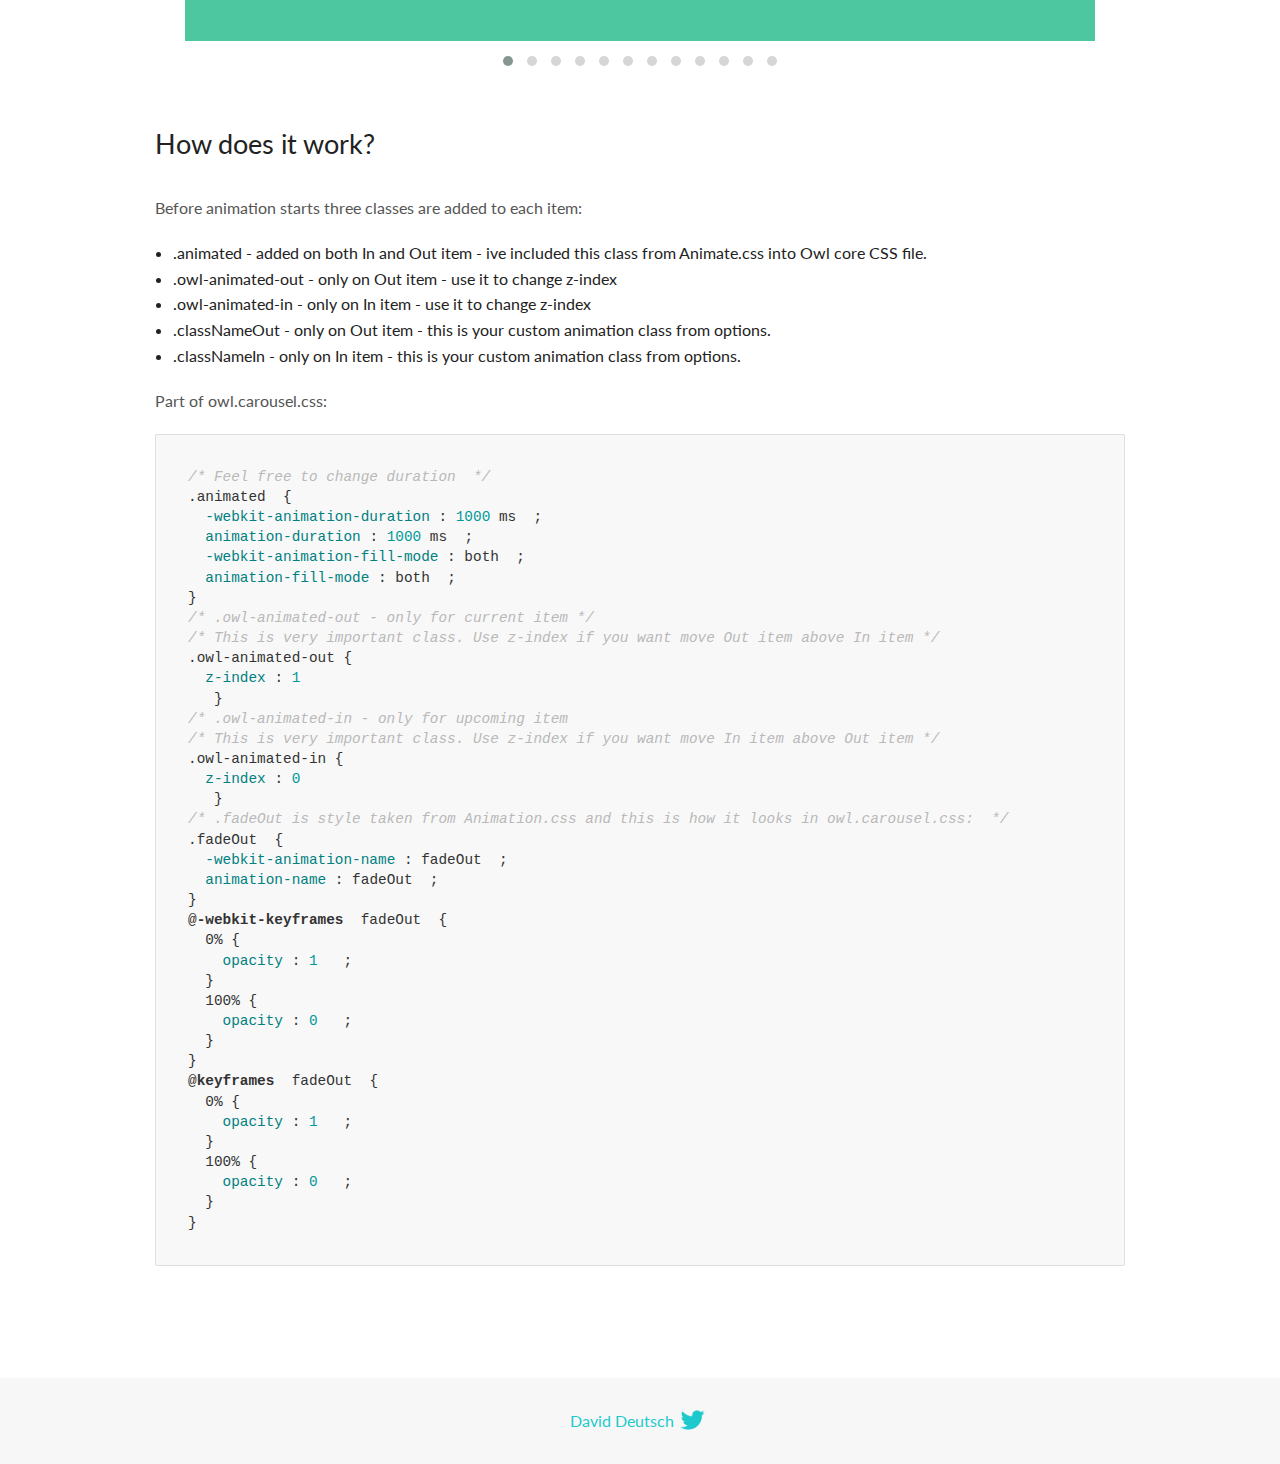
<file: Portfolio/slider/OwlCarousel2-2.2.1/docs/demos/animate.html>
<!DOCTYPE html>
<html lang="en">
  <head>

    <!-- head -->
    <meta charset="utf-8">
    <meta name="msapplication-tap-highlight" content="no" />
    <meta name="viewport" content="width=device-width, initial-scale=1.0" />
    <meta name="description" content="Animate carousel">
    <meta name="author" content="David Deutsch">
    <title>
      Animate Demo | Owl Carousel | 2.2.1
    </title>

    <!-- Stylesheets -->
    <link href='https://fonts.googleapis.com/css?family=Lato:300,400,700,400italic,300italic' rel='stylesheet' type='text/css'>
    <link rel="stylesheet" href="../assets/css/docs.theme.min.css">

    <!-- Owl Stylesheets -->
    <link rel="stylesheet" href="../assets/owlcarousel/assets/owl.carousel.min.css">
    <link rel="stylesheet" href="../assets/owlcarousel/assets/owl.theme.default.min.css">

    <!-- HTML5 shim and Respond.js IE8 support of HTML5 elements and media queries -->

    <!--[if lt IE 9]>
      <script src="https://oss.maxcdn.com/libs/html5shiv/3.7.0/html5shiv.js"></script>
      <script src="https://oss.maxcdn.com/libs/respond.js/1.3.0/respond.min.js"></script>
    <![endif]-->

    <!-- Favicons -->
    <link rel="apple-touch-icon-precomposed" sizes="144x144" href="../assets/ico/apple-touch-icon-144-precomposed.png">
    <link rel="shortcut icon" href="../assets/ico/favicon.png">
    <link rel="shortcut icon" href="favicon.ico">

    <!-- Yeah i know js should not be in header. Its required for demos.-->

    <!-- javascript -->
    <script src="../assets/vendors/jquery.min.js"></script>
    <script src="../assets/owlcarousel/owl.carousel.js"></script>
  </head>
  <body>

    <!-- header -->
    <header class="header">
      <div class="row">
        <div class="large-12 columns">
          <div class="brand left">
            <h3>
              <a href="/OwlCarousel2/">owl.carousel.js</a> 
            </h3>
          </div>
          <a id="toggle-nav" class="right">
            <span></span> <span></span> <span></span> 
          </a> 
          <div class="nav-bar">
            <ul class="clearfix">
              <li> <a href="/OwlCarousel2/index.html">Home</a>  </li>
              <li class="active">
                <a href="/OwlCarousel2/demos/demos.html">Demos</a> 
              </li>
              <li> <a href="/OwlCarousel2/docs/started-welcome.html">Docs</a>  </li>
              <li>
                <a href="https://github.com/OwlCarousel2/OwlCarousel2/archive/2.2.1.zip">Download</a> 
                <span class="download"></span> 
              </li>
            </ul>
          </div>
        </div>
      </div>
    </header>

    <!-- title -->
    <section class="title">
      <div class="row">
        <div class="large-12 columns">
          <h1>Animate</h1>
        </div>
      </div>
    </section>

    <!--  Demos -->
    <section id="demos">
      <div class="row">
        <div class="large-12 columns">
          <div class="fadeOut owl-carousel owl-theme">
            <div class="item">
              <h4>1</h4>
            </div>
            <div class="item">
              <h4>2</h4>
            </div>
            <div class="item">
              <h4>3</h4>
            </div>
            <div class="item">
              <h4>4</h4>
            </div>
            <div class="item">
              <h4>5</h4>
            </div>
            <div class="item">
              <h4>6</h4>
            </div>
            <div class="item">
              <h4>7</h4>
            </div>
            <div class="item">
              <h4>8</h4>
            </div>
            <div class="item">
              <h4>9</h4>
            </div>
            <div class="item">
              <h4>10</h4>
            </div>
            <div class="item">
              <h4>11</h4>
            </div>
            <div class="item">
              <h4>12</h4>
            </div>
          </div>
          <h3 id="overview">Overview</h3>
          <p>To get fade out effect just set:</p>
          <pre><code>animateOut: &#39;fadeOut&#39;</code></pre>
          <blockquote>
            <p><code>fadeOut</code> value is the only built-in CSS animate style. However there are tons of additional CSS animations that you can use in Owl. Simply download
              <a href="https://daneden.github.io/animate.css/">animate.css</a>  library and you are ready to extend Owl with new fancy transitions.</p>
          </blockquote>
          <h3 id="important">Important</h3>
          <p>Animate functions work only with one item and only in browsers that support perspective property.</p>
          <h3 id="how-to-use-additional-animation-from-animate-css-library">How to use additional animation from <code>animate.css</code> library</h3>
          <ol>
            <li> <a href="https://daneden.github.io/animate.css/">Download animate.css</a>  </li>
            <li>Include animate.css into header.</li>
            <li>Set <code>animateOut</code> and <code>animateIn</code> options with the style names you picked.</li>
          </ol>
          <pre><code>$(&#39;.custom1&#39;).owlCarousel({
    animateOut: &#39;slideOutDown&#39;,
    animateIn: &#39;flipInX&#39;,
    items:1,
    margin:30,
    stagePadding:30,
    smartSpeed:450
});</code></pre>
          <p>Example with slideOutDown and flipInX</p>
          <div class="custom1 owl-carousel owl-theme">
            <div class="item">
              <h4>1</h4>
            </div>
            <div class="item">
              <h4>2</h4>
            </div>
            <div class="item">
              <h4>3</h4>
            </div>
            <div class="item">
              <h4>4</h4>
            </div>
            <div class="item">
              <h4>5</h4>
            </div>
            <div class="item">
              <h4>6</h4>
            </div>
            <div class="item">
              <h4>7</h4>
            </div>
            <div class="item">
              <h4>8</h4>
            </div>
            <div class="item">
              <h4>9</h4>
            </div>
            <div class="item">
              <h4>10</h4>
            </div>
            <div class="item">
              <h4>11</h4>
            </div>
            <div class="item">
              <h4>12</h4>
            </div>
          </div>
          <h3 id="how-does-it-work-">How does it work?</h3>
          <p>Before animation starts three classes are added to each item:</p>
          <ul>
            <li>.animated - added on both In and Out item - ive included this class from Animate.css into Owl core CSS file.</li>
            <li>.owl-animated-out - only on Out item - use it to change z-index</li>
            <li>.owl-animated-in - only on In item - use it to change z-index</li>
            <li>.classNameOut - only on Out item - this is your custom animation class from options.</li>
            <li>.classNameIn - only on In item - this is your custom animation class from options.</li>
          </ul>
          <p>Part of owl.carousel.css:</p>
          <pre><code class="language-css"><span class="comment">/* Feel free to change duration  */</span> 
<span class="class">.animated</span>  <span class="rules">{
  <span class="rule"><span class="attribute">-webkit-animation-duration</span> :<span class="value"> <span class="number">1000</span> ms</span> </span> ;
  <span class="rule"><span class="attribute">animation-duration</span> :<span class="value"> <span class="number">1000</span> ms</span> </span> ;
  <span class="rule"><span class="attribute">-webkit-animation-fill-mode</span> :<span class="value"> both</span> </span> ;
  <span class="rule"><span class="attribute">animation-fill-mode</span> :<span class="value"> both</span> </span> ;
<span class="rule">}</span> </span> 
<span class="comment">/* .owl-animated-out - only for current item */</span> 
<span class="comment">/* This is very important class. Use z-index if you want move Out item above In item */</span> 
<span class="class">.owl-animated-out</span> <span class="rules">{
  <span class="rule"><span class="attribute">z-index</span> :<span class="value"> <span class="number">1</span> 
</span> </span> </span> }
<span class="comment">/* .owl-animated-in - only for upcoming item
/* This is very important class. Use z-index if you want move In item above Out item */</span> 
<span class="class">.owl-animated-in</span> <span class="rules">{
  <span class="rule"><span class="attribute">z-index</span> :<span class="value"> <span class="number">0</span> 
</span> </span> </span> }
<span class="comment">/* .fadeOut is style taken from Animation.css and this is how it looks in owl.carousel.css:  */</span> 
<span class="class">.fadeOut</span>  <span class="rules">{
  <span class="rule"><span class="attribute">-webkit-animation-name</span> :<span class="value"> fadeOut</span> </span> ;
  <span class="rule"><span class="attribute">animation-name</span> :<span class="value"> fadeOut</span> </span> ;
<span class="rule">}</span> </span> 
<span class="at_rule">@<span class="keyword">-webkit-keyframes</span>  fadeOut </span> {
  0% <span class="rules">{
    <span class="rule"><span class="attribute">opacity</span> :<span class="value"> <span class="number">1</span> </span> </span> ;
  <span class="rule">}</span> </span> 
  100% <span class="rules">{
    <span class="rule"><span class="attribute">opacity</span> :<span class="value"> <span class="number">0</span> </span> </span> ;
  <span class="rule">}</span> </span> 
}
<span class="at_rule">@<span class="keyword">keyframes</span>  fadeOut </span> {
  0% <span class="rules">{
    <span class="rule"><span class="attribute">opacity</span> :<span class="value"> <span class="number">1</span> </span> </span> ;
  <span class="rule">}</span> </span> 
  100% <span class="rules">{
    <span class="rule"><span class="attribute">opacity</span> :<span class="value"> <span class="number">0</span> </span> </span> ;
  <span class="rule">}</span> </span> 
}</code></pre>
          <link rel="stylesheet" href="../assets/css/animate.css">
          <script>
            jQuery(document).ready(function($) {
              $('.fadeOut').owlCarousel({
                items: 1,
                animateOut: 'fadeOut',
                loop: true,
                margin: 10,
              });
              $('.custom1').owlCarousel({
                animateOut: 'slideOutDown',
                animateIn: 'flipInX',
                items: 1,
                margin: 30,
                stagePadding: 30,
                smartSpeed: 450
              });
            });
          </script>
        </div>
      </div>
    </section>

    <!-- footer -->
    <footer class="footer">
      <div class="row">
        <div class="large-12 columns">
          <h5>
            <a href="/OwlCarousel2/docs/support-contact.html">David Deutsch</a> 
            <a id="custom-tweet-button" href="https://twitter.com/share?url=https://github.com/OwlCarousel2/OwlCarousel2&text=Owl Carousel - This is so awesome! " target="_blank"></a> 
          </h5>
        </div>
      </div>
    </footer>

    <!-- vendors -->
    <script src="../assets/vendors/highlight.js"></script>
    <script src="../assets/js/app.js"></script>
  </body>
</html>
</file>
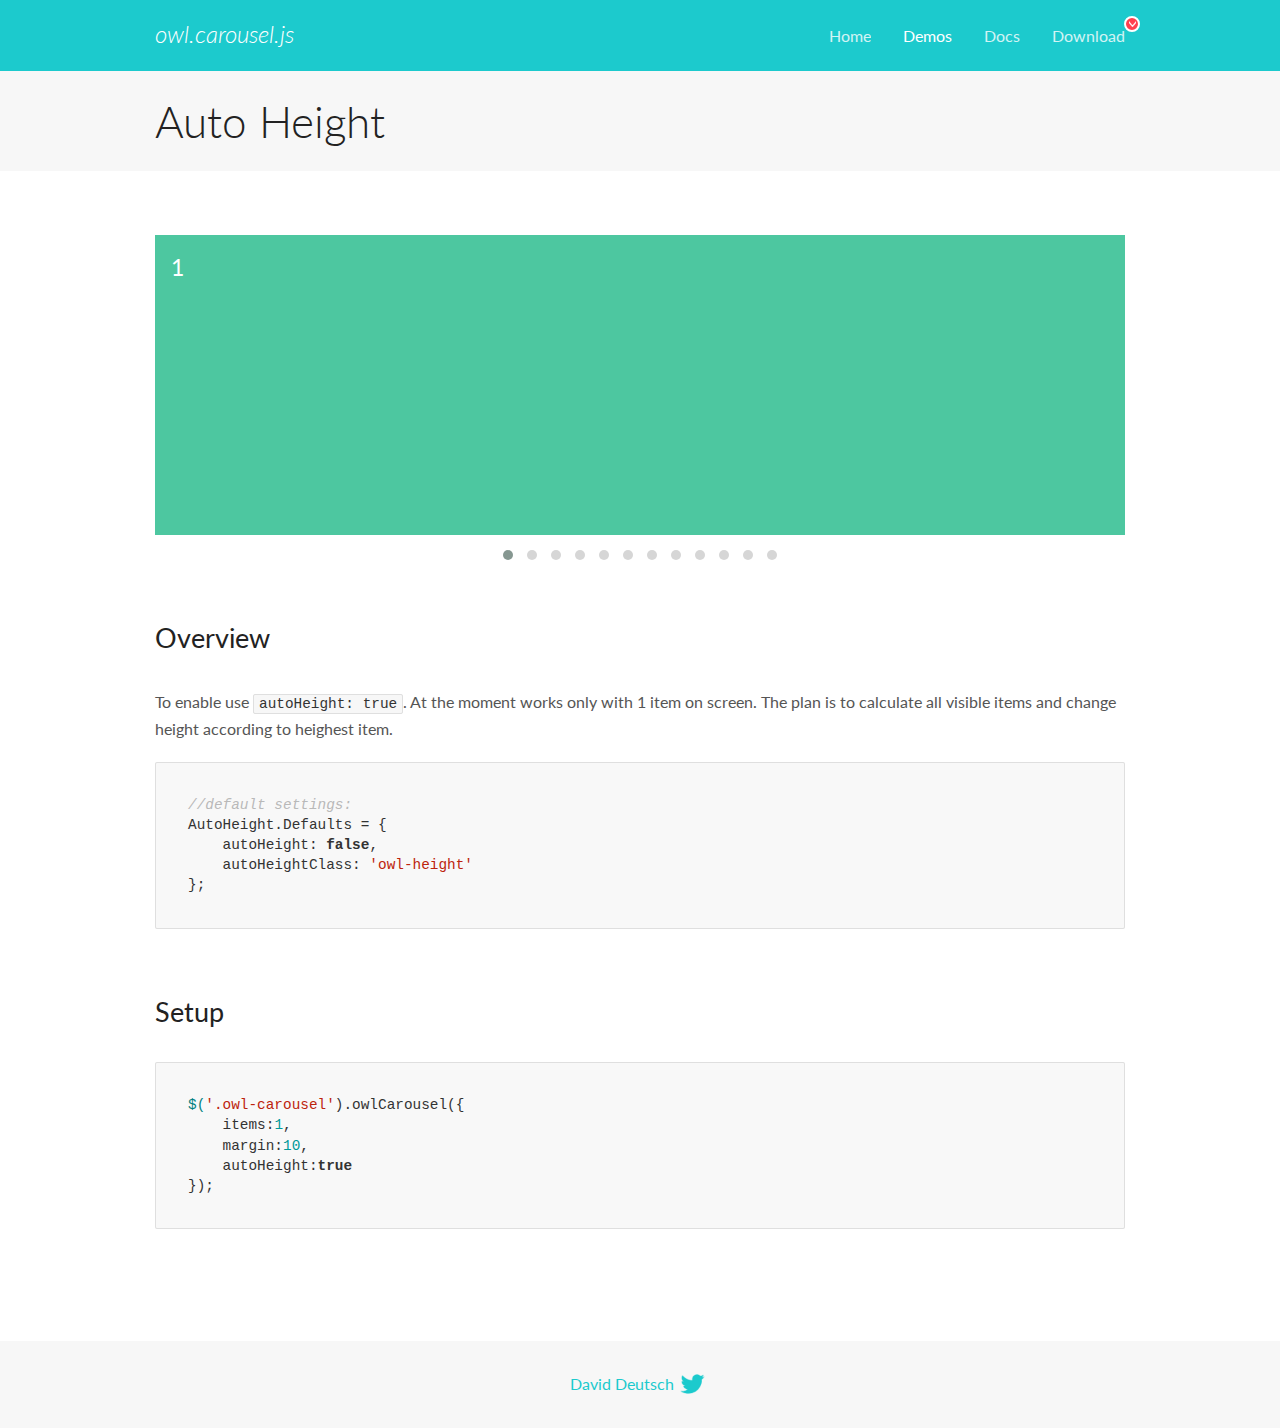
<file: Portfolio/slider/OwlCarousel2-2.2.1/docs/demos/autoheight.html>
<!DOCTYPE html>
<html lang="en">
  <head>

    <!-- head -->
    <meta charset="utf-8">
    <meta name="msapplication-tap-highlight" content="no" />
    <meta name="viewport" content="width=device-width, initial-scale=1.0" />
    <meta name="description" content="autoHeight usage demo">
    <meta name="author" content="David Deutsch">
    <title>
      Auto Height Demo | Owl Carousel | 2.2.1
    </title>

    <!-- Stylesheets -->
    <link href='https://fonts.googleapis.com/css?family=Lato:300,400,700,400italic,300italic' rel='stylesheet' type='text/css'>
    <link rel="stylesheet" href="../assets/css/docs.theme.min.css">

    <!-- Owl Stylesheets -->
    <link rel="stylesheet" href="../assets/owlcarousel/assets/owl.carousel.min.css">
    <link rel="stylesheet" href="../assets/owlcarousel/assets/owl.theme.default.min.css">

    <!-- HTML5 shim and Respond.js IE8 support of HTML5 elements and media queries -->

    <!--[if lt IE 9]>
      <script src="https://oss.maxcdn.com/libs/html5shiv/3.7.0/html5shiv.js"></script>
      <script src="https://oss.maxcdn.com/libs/respond.js/1.3.0/respond.min.js"></script>
    <![endif]-->

    <!-- Favicons -->
    <link rel="apple-touch-icon-precomposed" sizes="144x144" href="../assets/ico/apple-touch-icon-144-precomposed.png">
    <link rel="shortcut icon" href="../assets/ico/favicon.png">
    <link rel="shortcut icon" href="favicon.ico">

    <!-- Yeah i know js should not be in header. Its required for demos.-->

    <!-- javascript -->
    <script src="../assets/vendors/jquery.min.js"></script>
    <script src="../assets/owlcarousel/owl.carousel.js"></script>
  </head>
  <body>

    <!-- header -->
    <header class="header">
      <div class="row">
        <div class="large-12 columns">
          <div class="brand left">
            <h3>
              <a href="/OwlCarousel2/">owl.carousel.js</a> 
            </h3>
          </div>
          <a id="toggle-nav" class="right">
            <span></span> <span></span> <span></span> 
          </a> 
          <div class="nav-bar">
            <ul class="clearfix">
              <li> <a href="/OwlCarousel2/index.html">Home</a>  </li>
              <li class="active">
                <a href="/OwlCarousel2/demos/demos.html">Demos</a> 
              </li>
              <li> <a href="/OwlCarousel2/docs/started-welcome.html">Docs</a>  </li>
              <li>
                <a href="https://github.com/OwlCarousel2/OwlCarousel2/archive/2.2.1.zip">Download</a> 
                <span class="download"></span> 
              </li>
            </ul>
          </div>
        </div>
      </div>
    </header>

    <!-- title -->
    <section class="title">
      <div class="row">
        <div class="large-12 columns">
          <h1>Auto Height</h1>
        </div>
      </div>
    </section>

    <!--  Demos -->
    <section id="demos">
      <div class="row">
        <div class="large-12 columns">
          <div class="owl-carousel owl-theme">
            <div class="item" style="height:300px">
              <h4>1</h4>
            </div>
            <div class="item" style="height:100px">
              <h4>2</h4>
            </div>
            <div class="item" style="height:500px">
              <h4>3</h4>
            </div>
            <div class="item" style="height:250px">
              <h4>4</h4>
            </div>
            <div class="item" style="height:400px">
              <h4>5</h4>
            </div>
            <div class="item" style="height:500px">
              <h4>6</h4>
            </div>
            <div class="item" style="height:600px">
              <h4>7</h4>
            </div>
            <div class="item" style="height:400px">
              <h4>8</h4>
            </div>
            <div class="item" style="height:300px">
              <h4>9</h4>
            </div>
            <div class="item" style="height:350px">
              <h4>10</h4>
            </div>
            <div class="item" style="height:200px">
              <h4>11</h4>
            </div>
            <div class="item" style="height:150px">
              <h4>12</h4>
            </div>
          </div>
          <h3 id="overview">Overview</h3>
          <p>To enable use <code>autoHeight: true</code>. At the moment works only with 1 item on screen. The plan is to calculate all visible items and change height according to heighest item.</p>
          <pre><code>//default settings:
AutoHeight.Defaults = {
    autoHeight: false,
    autoHeightClass: &#39;owl-height&#39;
};</code></pre>
          <h3 id="setup">Setup</h3>
          <pre><code>$(&#39;.owl-carousel&#39;).owlCarousel({
    items:1,
    margin:10,
    autoHeight:true
});</code></pre>
          <script>
            $(document).ready(function() {
              $('.owl-carousel').owlCarousel({
                items: 1,
                margin: 10,
                autoHeight: true
              });
            })
          </script>
        </div>
      </div>
    </section>

    <!-- footer -->
    <footer class="footer">
      <div class="row">
        <div class="large-12 columns">
          <h5>
            <a href="/OwlCarousel2/docs/support-contact.html">David Deutsch</a> 
            <a id="custom-tweet-button" href="https://twitter.com/share?url=https://github.com/OwlCarousel2/OwlCarousel2&text=Owl Carousel - This is so awesome! " target="_blank"></a> 
          </h5>
        </div>
      </div>
    </footer>

    <!-- vendors -->
    <script src="../assets/vendors/highlight.js"></script>
    <script src="../assets/js/app.js"></script>
  </body>
</html>
</file>
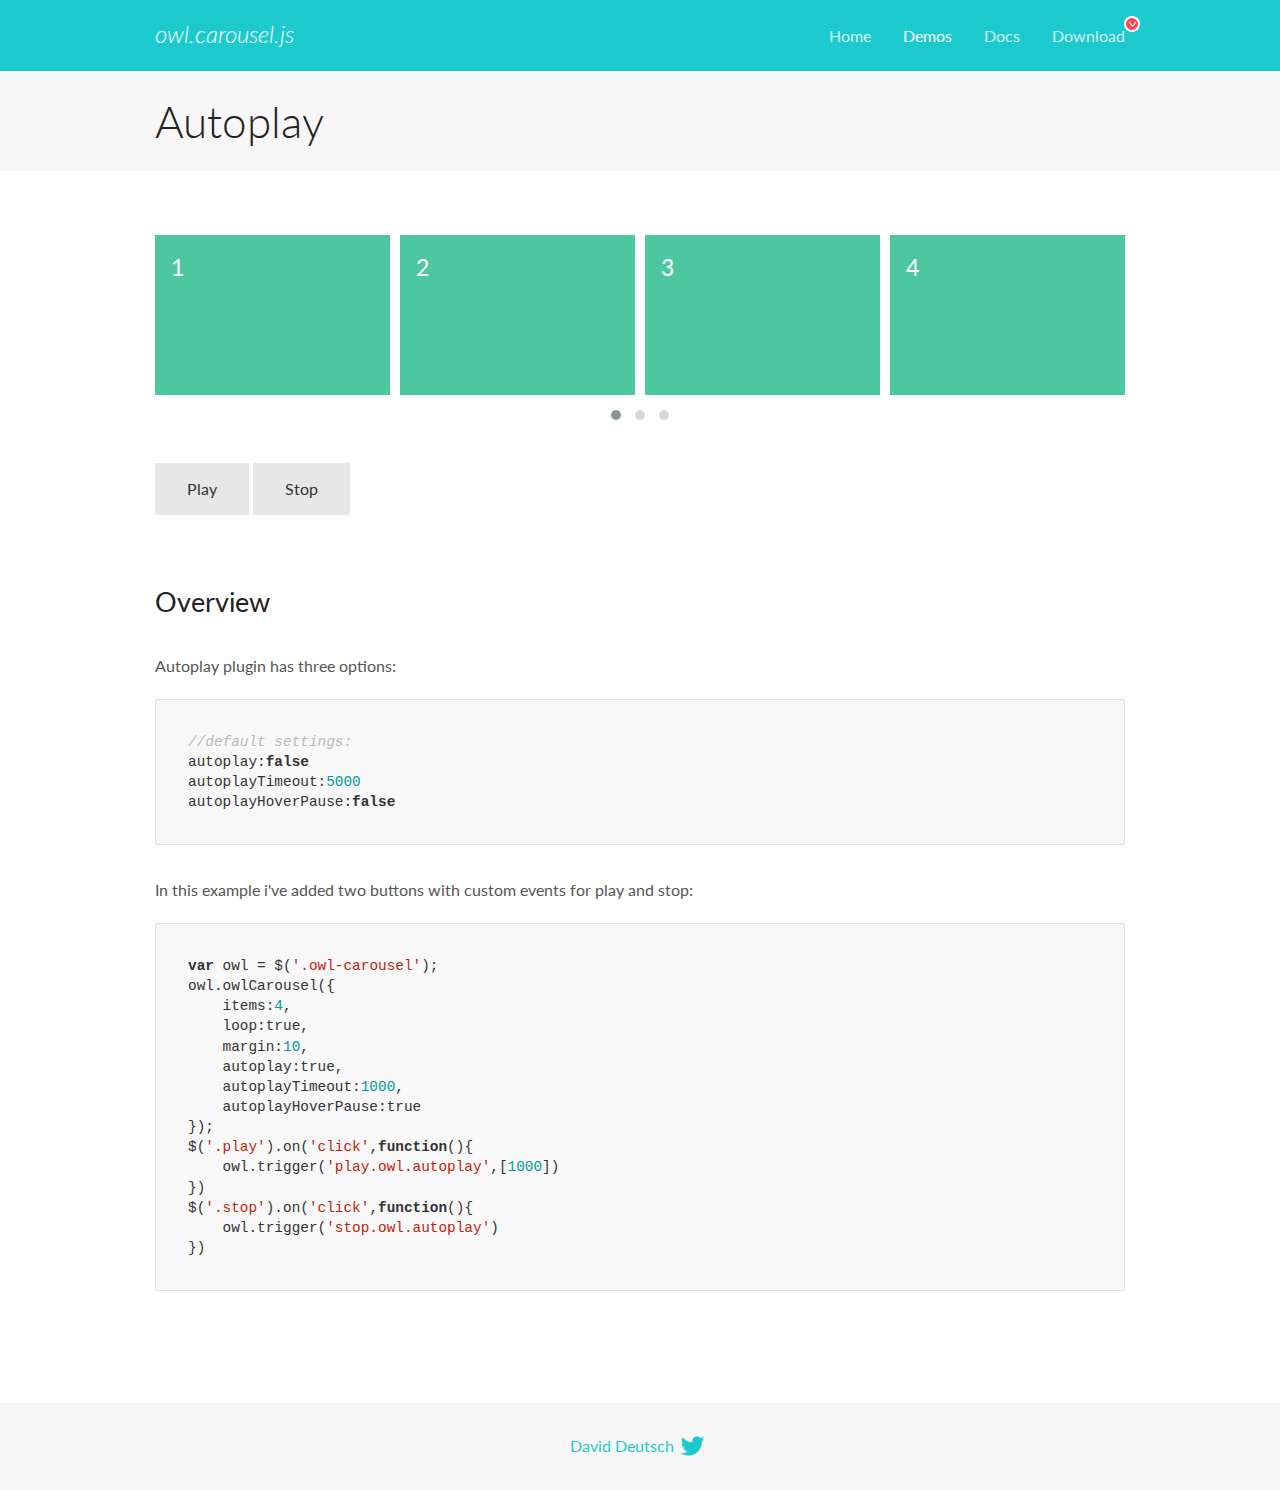
<file: Portfolio/slider/OwlCarousel2-2.2.1/docs/demos/autoplay.html>
<!DOCTYPE html>
<html lang="en">
  <head>

    <!-- head -->
    <meta charset="utf-8">
    <meta name="msapplication-tap-highlight" content="no" />
    <meta name="viewport" content="width=device-width, initial-scale=1.0" />
    <meta name="description" content="Autoplay usage demo">
    <meta name="author" content="David Deutsch">
    <title>
      Autoplay Demo | Owl Carousel | 2.2.1
    </title>

    <!-- Stylesheets -->
    <link href='https://fonts.googleapis.com/css?family=Lato:300,400,700,400italic,300italic' rel='stylesheet' type='text/css'>
    <link rel="stylesheet" href="../assets/css/docs.theme.min.css">

    <!-- Owl Stylesheets -->
    <link rel="stylesheet" href="../assets/owlcarousel/assets/owl.carousel.min.css">
    <link rel="stylesheet" href="../assets/owlcarousel/assets/owl.theme.default.min.css">

    <!-- HTML5 shim and Respond.js IE8 support of HTML5 elements and media queries -->

    <!--[if lt IE 9]>
      <script src="https://oss.maxcdn.com/libs/html5shiv/3.7.0/html5shiv.js"></script>
      <script src="https://oss.maxcdn.com/libs/respond.js/1.3.0/respond.min.js"></script>
    <![endif]-->

    <!-- Favicons -->
    <link rel="apple-touch-icon-precomposed" sizes="144x144" href="../assets/ico/apple-touch-icon-144-precomposed.png">
    <link rel="shortcut icon" href="../assets/ico/favicon.png">
    <link rel="shortcut icon" href="favicon.ico">

    <!-- Yeah i know js should not be in header. Its required for demos.-->

    <!-- javascript -->
    <script src="../assets/vendors/jquery.min.js"></script>
    <script src="../assets/owlcarousel/owl.carousel.js"></script>
  </head>
  <body>

    <!-- header -->
    <header class="header">
      <div class="row">
        <div class="large-12 columns">
          <div class="brand left">
            <h3>
              <a href="/OwlCarousel2/">owl.carousel.js</a> 
            </h3>
          </div>
          <a id="toggle-nav" class="right">
            <span></span> <span></span> <span></span> 
          </a> 
          <div class="nav-bar">
            <ul class="clearfix">
              <li> <a href="/OwlCarousel2/index.html">Home</a>  </li>
              <li class="active">
                <a href="/OwlCarousel2/demos/demos.html">Demos</a> 
              </li>
              <li> <a href="/OwlCarousel2/docs/started-welcome.html">Docs</a>  </li>
              <li>
                <a href="https://github.com/OwlCarousel2/OwlCarousel2/archive/2.2.1.zip">Download</a> 
                <span class="download"></span> 
              </li>
            </ul>
          </div>
        </div>
      </div>
    </header>

    <!-- title -->
    <section class="title">
      <div class="row">
        <div class="large-12 columns">
          <h1>Autoplay</h1>
        </div>
      </div>
    </section>

    <!--  Demos -->
    <section id="demos">
      <div class="row">
        <div class="large-12 columns">
          <div class="owl-carousel owl-theme">
            <div class="item">
              <h4>1</h4>
            </div>
            <div class="item">
              <h4>2</h4>
            </div>
            <div class="item">
              <h4>3</h4>
            </div>
            <div class="item">
              <h4>4</h4>
            </div>
            <div class="item">
              <h4>5</h4>
            </div>
            <div class="item">
              <h4>6</h4>
            </div>
            <div class="item">
              <h4>7</h4>
            </div>
            <div class="item">
              <h4>8</h4>
            </div>
            <div class="item">
              <h4>9</h4>
            </div>
            <div class="item">
              <h4>10</h4>
            </div>
            <div class="item">
              <h4>11</h4>
            </div>
            <div class="item">
              <h4>12</h4>
            </div>
          </div>
          <a class="button secondary play">Play</a> 
          <a class="button secondary stop">Stop</a> 
          <h3 id="overview">Overview</h3>
          <p>Autoplay plugin has three options:</p>
          <pre><code>//default settings:
autoplay:false
autoplayTimeout:5000
autoplayHoverPause:false</code></pre>
          <p>In this example i&#39;ve added two buttons with custom events for play and stop:</p>
          <pre><code>var owl = $(&#39;.owl-carousel&#39;);
owl.owlCarousel({
    items:4,
    loop:true,
    margin:10,
    autoplay:true,
    autoplayTimeout:1000,
    autoplayHoverPause:true
});
$(&#39;.play&#39;).on(&#39;click&#39;,function(){
    owl.trigger(&#39;play.owl.autoplay&#39;,[1000])
})
$(&#39;.stop&#39;).on(&#39;click&#39;,function(){
    owl.trigger(&#39;stop.owl.autoplay&#39;)
})</code></pre>
          <script>
            $(document).ready(function() {
              var owl = $('.owl-carousel');
              owl.owlCarousel({
                items: 4,
                loop: true,
                margin: 10,
                autoplay: true,
                autoplayTimeout: 1000,
                autoplayHoverPause: true
              });
              $('.play').on('click', function() {
                owl.trigger('play.owl.autoplay', [1000])
              })
              $('.stop').on('click', function() {
                owl.trigger('stop.owl.autoplay')
              })
            })
          </script>
        </div>
      </div>
    </section>

    <!-- footer -->
    <footer class="footer">
      <div class="row">
        <div class="large-12 columns">
          <h5>
            <a href="/OwlCarousel2/docs/support-contact.html">David Deutsch</a> 
            <a id="custom-tweet-button" href="https://twitter.com/share?url=https://github.com/OwlCarousel2/OwlCarousel2&text=Owl Carousel - This is so awesome! " target="_blank"></a> 
          </h5>
        </div>
      </div>
    </footer>

    <!-- vendors -->
    <script src="../assets/vendors/highlight.js"></script>
    <script src="../assets/js/app.js"></script>
  </body>
</html>
</file>
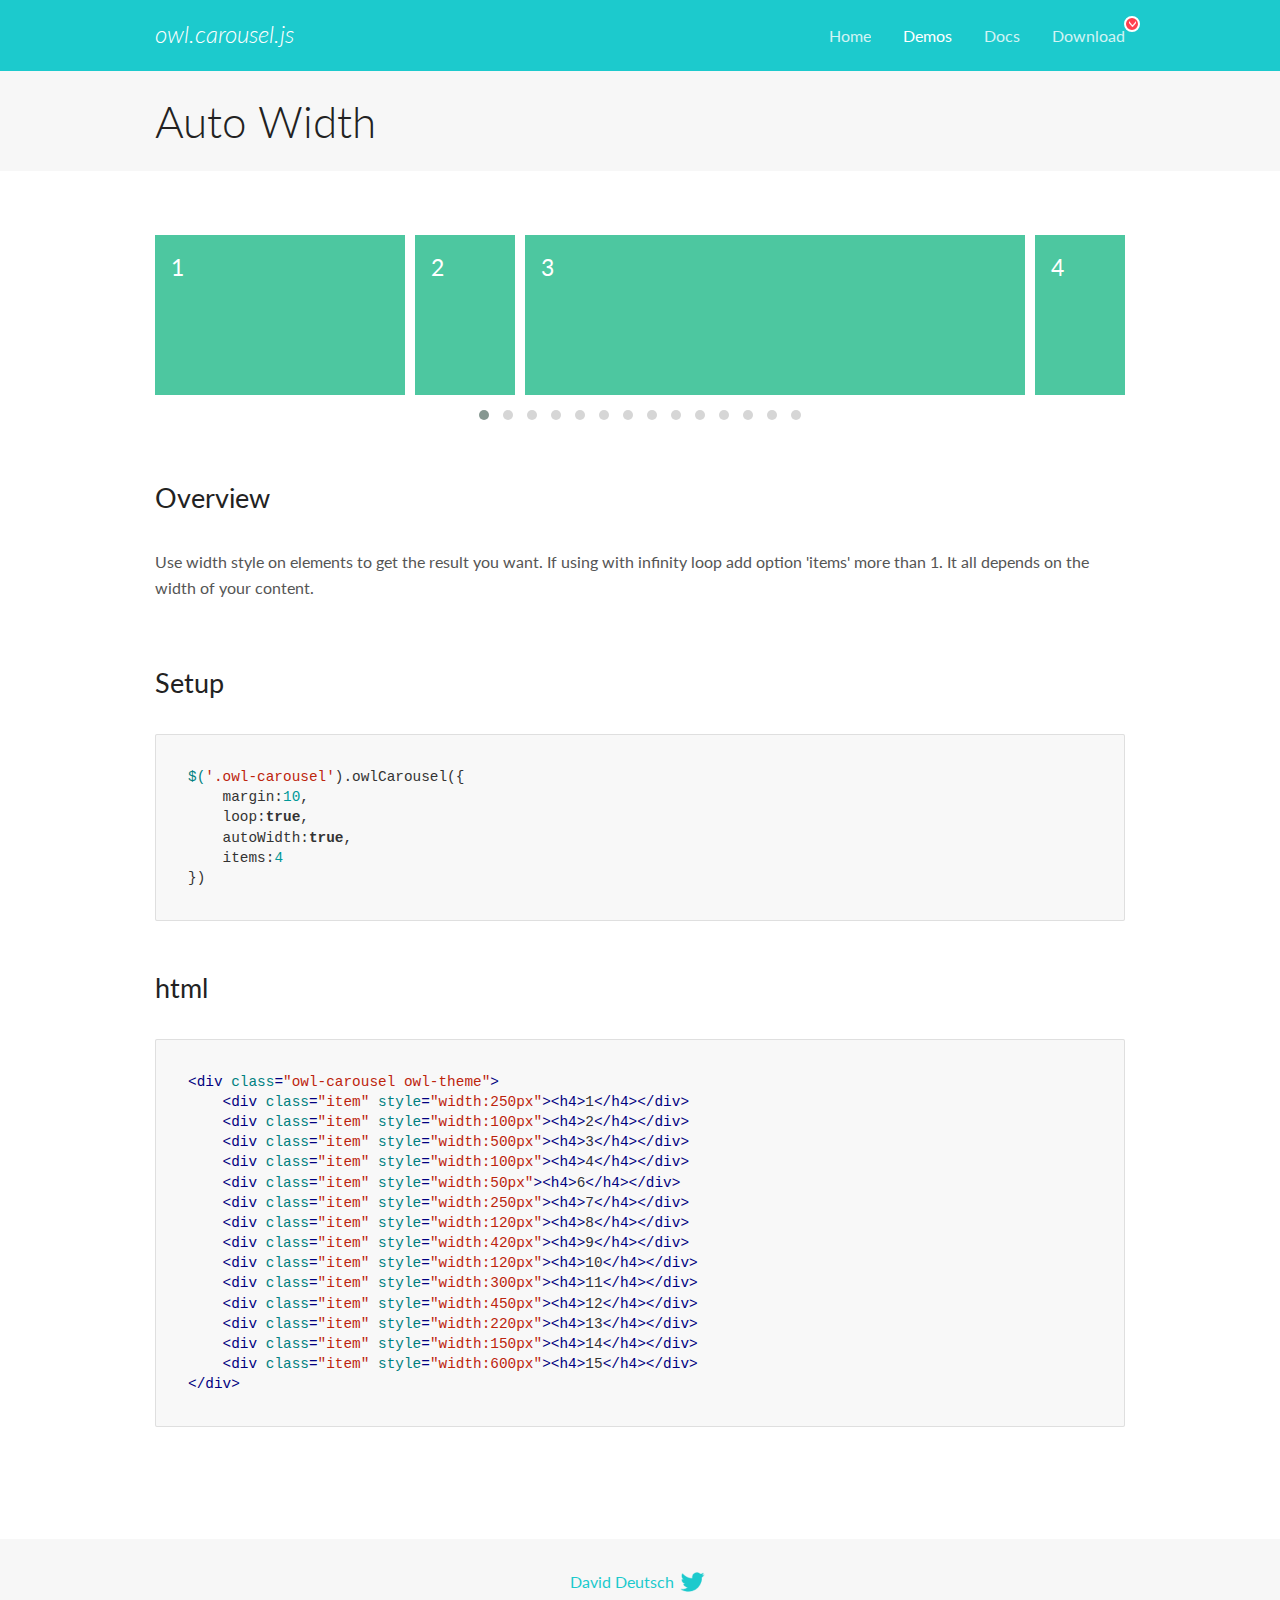
<file: Portfolio/slider/OwlCarousel2-2.2.1/docs/demos/autowidth.html>
<!DOCTYPE html>
<html lang="en">
  <head>

    <!-- head -->
    <meta charset="utf-8">
    <meta name="msapplication-tap-highlight" content="no" />
    <meta name="viewport" content="width=device-width, initial-scale=1.0" />
    <meta name="description" content="Auto Width">
    <meta name="author" content="David Deutsch">
    <title>
      Auto Width Demo | Owl Carousel | 2.2.1
    </title>

    <!-- Stylesheets -->
    <link href='https://fonts.googleapis.com/css?family=Lato:300,400,700,400italic,300italic' rel='stylesheet' type='text/css'>
    <link rel="stylesheet" href="../assets/css/docs.theme.min.css">

    <!-- Owl Stylesheets -->
    <link rel="stylesheet" href="../assets/owlcarousel/assets/owl.carousel.min.css">
    <link rel="stylesheet" href="../assets/owlcarousel/assets/owl.theme.default.min.css">

    <!-- HTML5 shim and Respond.js IE8 support of HTML5 elements and media queries -->

    <!--[if lt IE 9]>
      <script src="https://oss.maxcdn.com/libs/html5shiv/3.7.0/html5shiv.js"></script>
      <script src="https://oss.maxcdn.com/libs/respond.js/1.3.0/respond.min.js"></script>
    <![endif]-->

    <!-- Favicons -->
    <link rel="apple-touch-icon-precomposed" sizes="144x144" href="../assets/ico/apple-touch-icon-144-precomposed.png">
    <link rel="shortcut icon" href="../assets/ico/favicon.png">
    <link rel="shortcut icon" href="favicon.ico">

    <!-- Yeah i know js should not be in header. Its required for demos.-->

    <!-- javascript -->
    <script src="../assets/vendors/jquery.min.js"></script>
    <script src="../assets/owlcarousel/owl.carousel.js"></script>
  </head>
  <body>

    <!-- header -->
    <header class="header">
      <div class="row">
        <div class="large-12 columns">
          <div class="brand left">
            <h3>
              <a href="/OwlCarousel2/">owl.carousel.js</a> 
            </h3>
          </div>
          <a id="toggle-nav" class="right">
            <span></span> <span></span> <span></span> 
          </a> 
          <div class="nav-bar">
            <ul class="clearfix">
              <li> <a href="/OwlCarousel2/index.html">Home</a>  </li>
              <li class="active">
                <a href="/OwlCarousel2/demos/demos.html">Demos</a> 
              </li>
              <li> <a href="/OwlCarousel2/docs/started-welcome.html">Docs</a>  </li>
              <li>
                <a href="https://github.com/OwlCarousel2/OwlCarousel2/archive/2.2.1.zip">Download</a> 
                <span class="download"></span> 
              </li>
            </ul>
          </div>
        </div>
      </div>
    </header>

    <!-- title -->
    <section class="title">
      <div class="row">
        <div class="large-12 columns">
          <h1>Auto Width</h1>
        </div>
      </div>
    </section>

    <!--  Demos -->
    <section id="demos">
      <div class="row">
        <div class="large-12 columns">
          <div class="owl-carousel owl-theme">
            <div class="item" style="width:250px">
              <h4>1</h4>
            </div>
            <div class="item" style="width:100px">
              <h4>2</h4>
            </div>
            <div class="item" style="width:500px">
              <h4>3</h4>
            </div>
            <div class="item" style="width:100px">
              <h4>4</h4>
            </div>
            <div class="item" style="width:50px">
              <h4>6</h4>
            </div>
            <div class="item" style="width:250px">
              <h4>7</h4>
            </div>
            <div class="item" style="width:120px">
              <h4>8</h4>
            </div>
            <div class="item" style="width:420px">
              <h4>9</h4>
            </div>
            <div class="item" style="width:120px">
              <h4>10</h4>
            </div>
            <div class="item" style="width:300px">
              <h4>11</h4>
            </div>
            <div class="item" style="width:450px">
              <h4>12</h4>
            </div>
            <div class="item" style="width:220px">
              <h4>13</h4>
            </div>
            <div class="item" style="width:150px">
              <h4>14</h4>
            </div>
            <div class="item" style="width:600px">
              <h4>15</h4>
            </div>
          </div>
          <h3 id="overview">Overview</h3>
          <p>Use width style on elements to get the result you want. If using with infinity loop add option &#39;items&#39; more than 1. It all depends on the width of your content.</p>
          <h3 id="setup">Setup</h3>
          <pre><code>$(&#39;.owl-carousel&#39;).owlCarousel({
    margin:10,
    loop:true,
    autoWidth:true,
    items:4
})</code></pre>
          <h3 id="html">html</h3>
          <pre><code>&lt;div class=&quot;owl-carousel owl-theme&quot;&gt;
    &lt;div class=&quot;item&quot; style=&quot;width:250px&quot;&gt;&lt;h4&gt;1&lt;/h4&gt;&lt;/div&gt;
    &lt;div class=&quot;item&quot; style=&quot;width:100px&quot;&gt;&lt;h4&gt;2&lt;/h4&gt;&lt;/div&gt;
    &lt;div class=&quot;item&quot; style=&quot;width:500px&quot;&gt;&lt;h4&gt;3&lt;/h4&gt;&lt;/div&gt;
    &lt;div class=&quot;item&quot; style=&quot;width:100px&quot;&gt;&lt;h4&gt;4&lt;/h4&gt;&lt;/div&gt;
    &lt;div class=&quot;item&quot; style=&quot;width:50px&quot;&gt;&lt;h4&gt;6&lt;/h4&gt;&lt;/div&gt;
    &lt;div class=&quot;item&quot; style=&quot;width:250px&quot;&gt;&lt;h4&gt;7&lt;/h4&gt;&lt;/div&gt;
    &lt;div class=&quot;item&quot; style=&quot;width:120px&quot;&gt;&lt;h4&gt;8&lt;/h4&gt;&lt;/div&gt;
    &lt;div class=&quot;item&quot; style=&quot;width:420px&quot;&gt;&lt;h4&gt;9&lt;/h4&gt;&lt;/div&gt;
    &lt;div class=&quot;item&quot; style=&quot;width:120px&quot;&gt;&lt;h4&gt;10&lt;/h4&gt;&lt;/div&gt;
    &lt;div class=&quot;item&quot; style=&quot;width:300px&quot;&gt;&lt;h4&gt;11&lt;/h4&gt;&lt;/div&gt;
    &lt;div class=&quot;item&quot; style=&quot;width:450px&quot;&gt;&lt;h4&gt;12&lt;/h4&gt;&lt;/div&gt;
    &lt;div class=&quot;item&quot; style=&quot;width:220px&quot;&gt;&lt;h4&gt;13&lt;/h4&gt;&lt;/div&gt;
    &lt;div class=&quot;item&quot; style=&quot;width:150px&quot;&gt;&lt;h4&gt;14&lt;/h4&gt;&lt;/div&gt;
    &lt;div class=&quot;item&quot; style=&quot;width:600px&quot;&gt;&lt;h4&gt;15&lt;/h4&gt;&lt;/div&gt;
&lt;/div&gt;</code></pre>
          <script>
            $(document).ready(function() {
              $('.owl-carousel').owlCarousel({
                margin: 10,
                loop: true,
                autoWidth: true,
                items: 4
              })
            })
          </script>
        </div>
      </div>
    </section>

    <!-- footer -->
    <footer class="footer">
      <div class="row">
        <div class="large-12 columns">
          <h5>
            <a href="/OwlCarousel2/docs/support-contact.html">David Deutsch</a> 
            <a id="custom-tweet-button" href="https://twitter.com/share?url=https://github.com/OwlCarousel2/OwlCarousel2&text=Owl Carousel - This is so awesome! " target="_blank"></a> 
          </h5>
        </div>
      </div>
    </footer>

    <!-- vendors -->
    <script src="../assets/vendors/highlight.js"></script>
    <script src="../assets/js/app.js"></script>
  </body>
</html>
</file>
<file: Portfolio/style.css>
html,
body {
  margin: 0;
  padding: 0;
  height: 100%;
}

* {
  box-sizing: border-box;
}

h1,
h3 {
  font-family: 'Poppins', sans-serif;
}

a {
  text-decoration: none;
  color: inherit;
}
/* ----------------------------------HEADER----------------------- */
.header {
  background-color: #00004F;
  height: 80px;
  width: 100%;
  text-align: left;
}

ul.navigation {
  margin-top: 0;
}

.nav {
  display: inline;
  text-height: 20px;
  text-transform: uppercase;
  margin: 0 20px;
  color: #fff;
  position: relative;
  top: 40px;
  left: 2px;
  padding: 2px;
  overflow: hidden;
  font-family: 'Poppins', sans-serif;
}

.nav:hover, .kalba:hover {
  border-bottom: 2px solid #fff;
}

.kalba.LT {
  border-bottom: 2px solid #fff;
}

.kalba {
  position: relative;
  left: 640px;
  margin: 5px;
  border: none;
}
/* ----------------------------------VISKAS APIE MANE----------------------- */
.jumbo {
  text-align: center;
  margin: 60px 0 20px 0;
}

#apie {
  font-size: 30px;
  font-family: 'Poppins', sans-serif;
}

.jumbo h1 {
  font-size: 25px;
  color: #514AAC;
  margin: 0;
}

.jumbo h2 {
  font-size: 16px;
  font-weight: normal;
  margin-bottom: 20px;
  font-style: italic;
}

.jumbo img {
  height: 210px;
  width: 150px;
  border-radius: 10px;
  margin-bottom: 15px;
}
.download {
  text-align: center;
}
.download-btn {
  width: 10%;
  padding: 10px;
  border: 1px solid #514AAC;
  color: #514AAC;
  font-size: 14px;
  border-radius: 6px;
  text-transform: uppercase;
  font-weight: bold;
  font-family: 'Poppins', sans-serif;
 }

.download-btn:hover {
  opacity: 0.7; }

.pavadinimas {
  text-align: center;
  margin-top: 2px;
  margin-bottom: 0;
  font-family: 'Poppins', sans-serif;
}

.apiemane {
  width: 50%;
  margin: auto;
  margin-bottom: 50px;
  border: 2px solid black;
  border-radius: 10px;
  padding: 3px 10px;
}

.apiemane p {
  font-size: 18px;
  font-family: 'Poppins', sans-serif;
  font-weight: normal;
  margin: 0;
  line-height: 1.5em;
  text-align: justify;
  padding: 0 20px 20px 20px;
}
/* ----------------------------------SEKCIJU PAVADINIMAI----------------------- */
.pirmas {
  position: relative;
  left: 9%;
  top: 45px;
}

.antras {
  position: relative;
  left: 89%;
  bottom: 29px;
}

.antraste {
  text-align: center;
  margin: auto;
  border-bottom: 2px solid black;
  width: 80%;
  cursor: pointer;
  font-family: 'Poppins', sans-serif;
}

.antraste:hover {
	color: #514AAC;
}
/* ----------------------------------IGUDZIAI----------------------- */
.slidebars {
  text-align: center;
  margin: auto 120px;
  display: none;
}

.skillbar {
	position: relative;
	display: block;
	margin-bottom: 15px;
  text-align: center;
	width: 100%;
	background: #eee;
	height: 35px;
	border-radius: 3px;
	-webkit-transition: 0.4s linear;
	-moz-transition: 0.4s linear;
	-ms-transition: 0.4s linear;
	-o-transition: 0.4s linear;
	transition: 0.4s linear;
	-webkit-transition-property: width, background-color;
	-moz-transition-property: width, background-color;
	-ms-transition-property: width, background-color;
	-o-transition-property: width, background-color;
	transition-property: width, background-color;
}

.skillbar-title {
	position:absolute;
	top:0;
	left:0;
  width:110px;
	font-weight:bold;
	font-size:13px;
	color:#ffffff;
	background:#6adcfa;
	-webkit-border-top-left-radius:3px;
	-webkit-border-bottom-left-radius:4px;
	-moz-border-radius-topleft:3px;
	-moz-border-radius-bottomleft:3px;
	border-top-left-radius:3px;
	border-bottom-left-radius:3px;
}

.skillbar-title span {
	display:block;
	background:rgba(0, 0, 0, 0.1);
	padding:0 20px;
	height:35px;
	line-height:35px;
	-webkit-border-top-left-radius:3px;
	-webkit-border-bottom-left-radius:3px;
	-moz-border-radius-topleft:3px;
	-moz-border-radius-bottomleft:3px;
	border-top-left-radius:3px;
	border-bottom-left-radius:3px;
}

.skillbar-bar {
	height:35px;
	width:0px;
	background:#6adcfa;
	border-radius:3px;
	-moz-border-radius:3px;
	-webkit-border-radius:3px;
}

.skill-bar-percent {
	position:absolute;
	right:10px;
	top:0;
	font-size:11px;
	height:35px;
	line-height:35px;
	color:#ffffff;
	color:rgba(0, 0, 0, 0.4);
}
/* ----------------------------------DARBAI----------------------- */
/*--------------------------------owl karusele------*/
.owl-theme {
  display: none;
}
.owl-carousel {
  width: 83%;
  margin: auto;
}
.owl-nav {
  margin: 0px;
}
.item {
 margin: 10px;
}
.carousel-caption {
  text-align: center;
  margin: 0;
}
.carousel-caption h3 {
  margin: 0;
}

.btn-info {
    color: #fff;
    background-color: #5bc0de;
    border-color: #46b8da;
}
.btn-info:hover {
  background-color: #31B0D5;
}
.btn {
    display: inline-block;
    padding: 5px 10px;
    margin-bottom: 0;
    font-size: 14px;
    font-weight: 400;
    line-height: 1.4;
    text-align: center;
    white-space: nowrap;
    vertical-align: middle;
    -ms-touch-action: manipulation;
    touch-action: manipulation;
    cursor: pointer;
    -webkit-user-select: none;
    -moz-user-select: none;
    -ms-user-select: none;
    user-select: none;
    background-image: none;
    border: 1px solid transparent;
    border-radius: 4px;
}

span {
  font-weight: normal;
}
/* ----------------------------------Kontaktai----------------------- */
.remas {
  margin-top: 40px;
  margin-bottom: 40px;
  display: none;
  margin: 20px auto;
  text-align: center;
}
.kontakt {
  text-align: center;
  display: inline-block;
  margin: 20px 80px;
  font-family: 'Poppins', sans-serif;
}
.tekstas {
    font-size: 16px;
}
.contacticon {
  color: blue;
}
/* ----------------------------------Footer----------------------- */
footer {
  background-color: #00004F;
  height: 70px;
  width: 100%;
}
.copy {
  text-height: 20px;
  width: 180px;
  height: 40px;
  margin: auto;
  color: #fff;
  position: relative;
  top: 20px;
  text-align: center;
}
.copy p {
  font-family: 'Poppins', sans-serif;
}

#phone {
  color: #077DB4;
}

#skype {
  color: #077DB4;
}

/*-----------------------------------RESPONSIVE------------------------*/
@media screen and (max-width: 720px) {

  .header {
    min-height: 70%;
    width: 100%;
    text-align: center;
  }

  .navigation {
    padding-left: 0;
    margin-top: 0;
    padding-top: 1px;
  }

  .navigation li {
    padding: 15px;
    text-align: center;
    display: block;
    width: 40%;
    margin: 20px auto;
    border: 2px solid #fff;
    border-radius: 10px;
  }

  .nav:hover, .nav.kalba:hover {
    background-color: #fff;
    color: #514AAC;
  }

  .nav.kalba.LT {
    color: #514AAC;
    background-color: #fff;
  }

  .jumbo, .apiemane {
    width: 85%;
    margin: auto;
    margin-top: 20px;
  }

  .apiemane p {
  font-size: 14px;
  text-align: center;
  }

  .pirmas {
    position: relative;
    left: 3%;
    top: 45px;
  }

  .slidebars {
    margin: auto 20px;
  }
}

@media screen and (max-width: 1290px) {

  .nav.kalba {
    display: inline;
    text-height: 20px;
    text-transform: uppercase;
    margin: 0px 20px;
    color: white;
    position: relative;
    top: 40px;
    left: 2px;
    padding: 2px;
  }

}
</file>
<file: Portfolio/EN/style.css>
html,
body {
  margin: 0;
  padding: 0;
  height: 100%;
}

* {
  box-sizing: border-box;
}

h1,
h3 {
  font-family: 'Poppins', sans-serif;
}

a {
  text-decoration: none;
  color: inherit;
}
/* ----------------------------------HEADER----------------------- */
.header {
  background-color: #00004F;
  height: 80px;
  width: 100%;
  text-align: left;
}

ul.navigation {
  margin-top: 0;
}

.nav {
  display: inline;
  text-height: 20px;
  text-transform: uppercase;
  margin: 0 20px;
  color: #fff;
  position: relative;
  top: 40px;
  left: 2px;
  padding: 2px;
  overflow: hidden;
  font-family: 'Poppins', sans-serif;
}

.nav:hover, .kalba:hover {
  border-bottom: 2px solid #fff;
}

.kalba.EN {
  border-bottom: 2px solid #fff;
}

.kalba {
  position: relative;
  left: 640px;
  margin: 5px;
  border: none;
}
/* ----------------------------------VISKAS APIE MANE----------------------- */
.jumbo {
  text-align: center;
  margin: 60px 0 20px 0;
}

#apie {
  font-size: 30px;
  font-family: 'Poppins', sans-serif;
}

.jumbo h1 {
  font-size: 25px;
  color: #514AAC;
  margin: 0;
}

.jumbo h2 {
  font-size: 16px;
  font-weight: normal;
  margin-bottom: 20px;
  font-style: italic;
}

.jumbo img {
  height: 210px;
  width: 150px;
  border-radius: 10px;
  margin-bottom: 15px;
}
.download {
  text-align: center;
}
.download-btn {
  width: 10%;
  padding: 10px;
  border: 1px solid #514AAC;
  color: #514AAC;
  font-size: 14px;
  border-radius: 6px;
  text-transform: uppercase;
  font-weight: bold;
  font-family: 'Poppins', sans-serif;
 }

.download-btn:hover {
  opacity: 0.7; }

.pavadinimas {
  text-align: center;
  margin-top: 2px;
  margin-bottom: 0;
  font-family: 'Poppins', sans-serif;
}

.apiemane {
  width: 50%;
  margin: auto;
  margin-bottom: 50px;
  border: 2px solid black;
  border-radius: 10px;
  padding: 3px 10px;
}

.apiemane p {
  font-size: 18px;
  font-family: 'Poppins', sans-serif;
  font-weight: normal;
  margin: 0;
  line-height: 1.5em;
  text-align: justify;
  padding: 0 20px 20px 20px;
}
/* ----------------------------------SEKCIJU PAVADINIMAI----------------------- */
.pirmas {
  position: relative;
  left: 9%;
  top: 45px;
}

.antras {
  position: relative;
  left: 89%;
  bottom: 29px;
}

.antraste {
  text-align: center;
  margin: auto;
  border-bottom: 2px solid black;
  width: 80%;
  cursor: pointer;
  font-family: 'Poppins', sans-serif;
}

.antraste:hover {
	color: #514AAC;
}
/* ----------------------------------IGUDZIAI----------------------- */
.slidebars {
  text-align: center;
  margin: auto 120px;
  display: none;
}

.skillbar {
	position: relative;
	display: block;
	margin-bottom: 15px;
  text-align: center;
	width: 100%;
	background: #eee;
	height: 35px;
	border-radius: 3px;
	-webkit-transition: 0.4s linear;
	-moz-transition: 0.4s linear;
	-ms-transition: 0.4s linear;
	-o-transition: 0.4s linear;
	transition: 0.4s linear;
	-webkit-transition-property: width, background-color;
	-moz-transition-property: width, background-color;
	-ms-transition-property: width, background-color;
	-o-transition-property: width, background-color;
	transition-property: width, background-color;
}

.skillbar-title {
	position:absolute;
	top:0;
	left:0;
  width:110px;
	font-weight:bold;
	font-size:13px;
	color:#ffffff;
	background:#6adcfa;
	-webkit-border-top-left-radius:3px;
	-webkit-border-bottom-left-radius:4px;
	-moz-border-radius-topleft:3px;
	-moz-border-radius-bottomleft:3px;
	border-top-left-radius:3px;
	border-bottom-left-radius:3px;
}

.skillbar-title span {
	display:block;
	background:rgba(0, 0, 0, 0.1);
	padding:0 20px;
	height:35px;
	line-height:35px;
	-webkit-border-top-left-radius:3px;
	-webkit-border-bottom-left-radius:3px;
	-moz-border-radius-topleft:3px;
	-moz-border-radius-bottomleft:3px;
	border-top-left-radius:3px;
	border-bottom-left-radius:3px;
}

.skillbar-bar {
	height:35px;
	width:0px;
	background:#6adcfa;
	border-radius:3px;
	-moz-border-radius:3px;
	-webkit-border-radius:3px;
}

.skill-bar-percent {
	position:absolute;
	right:10px;
	top:0;
	font-size:11px;
	height:35px;
	line-height:35px;
	color:#ffffff;
	color:rgba(0, 0, 0, 0.4);
}
/* ----------------------------------DARBAI----------------------- */
/*--------------------------------owl karusele------*/
.owl-theme {
  display: none;
}
.owl-carousel {
  width: 83%;
  margin: auto;
}
.owl-nav {
  margin: 0px;
}
.item {
 margin: 10px;
}
.carousel-caption {
  text-align: center;
  margin: 0;
}
.carousel-caption h3 {
  margin: 0;
}

.btn-info {
    color: #fff;
    background-color: #5bc0de;
    border-color: #46b8da;
}
.btn-info:hover {
  background-color: #31B0D5;
}
.btn {
    display: inline-block;
    padding: 5px 10px;
    margin-bottom: 0;
    font-size: 14px;
    font-weight: 400;
    line-height: 1.4;
    text-align: center;
    white-space: nowrap;
    vertical-align: middle;
    -ms-touch-action: manipulation;
    touch-action: manipulation;
    cursor: pointer;
    -webkit-user-select: none;
    -moz-user-select: none;
    -ms-user-select: none;
    user-select: none;
    background-image: none;
    border: 1px solid transparent;
    border-radius: 4px;
}

span {
  font-weight: normal;
}
/* ----------------------------------Kontaktai----------------------- */
.remas {
  margin-top: 40px;
  margin-bottom: 40px;
  display: none;
  margin: 20px auto;
  text-align: center;
}
.kontakt {
  text-align: center;
  display: inline-block;
  margin: 20px 80px;
  font-family: 'Poppins', sans-serif;
}
.tekstas {
    font-size: 16px;
}
.contacticon {
  color: blue;
}
/* ----------------------------------Footer----------------------- */
footer {
  background-color: #00004F;
  height: 70px;
  width: 100%;
}
.copy {
  text-height: 20px;
  width: 180px;
  height: 40px;
  margin: auto;
  color: #fff;
  position: relative;
  top: 20px;
  text-align: center;
}
.copy p {
  font-family: 'Poppins', sans-serif;
}

#phone {
  color: #077DB4;
}

#skype {
  color: #077DB4;
}

/*-----------------------------------RESPONSIVE------------------------*/
@media screen and (max-width: 720px) {

  .header {
    min-height: 70%;
    width: 100%;
    text-align: center;
  }

  .navigation {
    padding-left: 0;
    margin-top: 0;
    padding-top: 1px;
  }

  .navigation li {
    padding: 15px;
    text-align: center;
    display: block;
    width: 40%;
    margin: 20px auto;
    border: 2px solid #fff;
    border-radius: 10px;
  }

  .nav:hover, .nav.kalba:hover {
    background-color: #fff;
    color: #514AAC;
  }

  .nav.kalba.EN {
    color: #514AAC;
    background-color: #fff;
  }

  .jumbo, .apiemane {
    width: 85%;
    margin: auto;
    margin-top: 20px;
  }

  .apiemane p {
  font-size: 14px;
  text-align: center;
  }

  .pirmas {
    position: relative;
    left: 3%;
    top: 45px;
  }

  .slidebars {
    margin: auto 20px;
  }
}

@media screen and (max-width: 1290px) {

  .nav.kalba {
    display: inline;
    text-height: 20px;
    text-transform: uppercase;
    margin: 0px 20px;
    color: white;
    position: relative;
    top: 40px;
    left: 2px;
    padding: 2px;
  }

}
</file>
<file: Portfolio/darbai/Calculator/main.css>
html, body {
  margin: 0;
  padding: 0;
  overflow: hidden;
  height: 100%;
}

body {
  background-image: url("images/c.jpg");
  background-size: cover;
}

#calculator {
  background-color: #323D55;
  max-width: 500px;
  width: 240px;
  margin: auto;
}

.js-operator, .js-number, .js-result {
  width: 50px;
  height: 50px;
  display: inline-block;
  text-align: center;
}

#js-screen {
  width: 100%;
}

fieldset {
  border: none;
}

.button-large {
  width: 104px;
}

h1 {
  text-align: center;
  color: #E9E9E9;
  font-size: 100px;
  margin: 20px auto;
  width: 500px;
  border: 2px solid #fff;
  border-radius: 20px;
}
</file>
<file: Portfolio/darbai/DrumKit/style.css>
html {
  font-size: 10px;
  background: url(http://i.imgur.com/b9r5sEL.jpg) bottom center;
  background-size: cover;
}
body,html {
  margin: 0;
  padding: 0;
  font-family: sans-serif;
}

.keys {
  display: flex;
  flex: 1;
  min-height: 100vh;
  align-items: center;
  justify-content: center;
}

.key {
  border: .4rem solid black;
  border-radius: .5rem;
  margin: 1rem;
  font-size: 1.5rem;
  padding: 1rem .5rem;
  transition: all .07s ease;
  width: 10rem;
  text-align: center;
  color: white;
  background: rgba(0,0,0,0.4);
  text-shadow: 0 0 .5rem black;
}

.playing {
  transform: scale(1.1);
  border-color: #ffc600;
  box-shadow: 0 0 1rem #ffc600;
}

kbd {
  display: block;
  font-size: 4rem;
}

.sound {
  font-size: 1.2rem;
  text-transform: uppercase;
  letter-spacing: .1rem;
  color: #ffc600;
}
</file>
<file: Portfolio/darbai/Page/style.css>
.carousel {
  margin-bottom: 4rem;
}
.marketing .col-lg-4 {
  margin-bottom: 1.5rem;
  text-align: center;
}
.marketing h2 {
  font-weight: normal;
}
.marketing .col-lg-4 p {
  margin-right: .75rem;
  margin-left: .75rem;
}

.featurette-divider {
  margin: 5rem 0;
}

.featurette-heading {
  font-weight: 300;
  line-height: 1;
  letter-spacing: -.05rem;
}
footer {
  background-color: #222222;
  color: #fff;
  text-align: center;
}

/*----------------- RESPONSIVE--------------------------------------- */

@media (min-width: 40em) {
  .carousel-caption p {
    margin-bottom: 1.25rem;
    font-size: 1.25rem;
    line-height: 1.4;
  }

  .featurette-heading {
    font-size: 50px;
  }
}

@media (min-width: 62em) {
  .featurette-heading {
    margin-top: 7rem;
  }
}
</file>
<file: Portfolio/darbai/toDolist/style.css>
html,
body {
	margin: 0;
	padding: 0;
	height: 100%;
	overflow: hidden;
}

body {
	font: 14px 'Helvetica Neue', Helvetica, Arial, sans-serif;
	line-height: 1.4em;
	background: #F5F5F5;
	color: #4d4d4d;
	min-width: 230px;
	-webkit-font-smoothing: antialiased;
	-moz-font-smoothing: antialiased;
	font-smoothing: antialiased;
	font-weight: 300;
	background-image: url('images/todolist.jpg');
  background-repeat: no-repeat;
  background-attachment: fixed;
  background-position: center;
  background-size: cover;
}

div, li {
	margin: 10px;
}

h1 {
	font-family: 'Anton', sans-serif;
	font-size: 36px;
	margin-left: 20px;
	margin-bottom: 60px;
	width: 100%;
	color: #1C312C;
	font-weight: bold;
}

.deleteButton {
	color: #fff;
	background-color: #EA4335;
}

.deleteButton:hover {
  background-color: #ED1818
}

button {
    color: #fff;
    background-color: #5bc0de;
    border-color: #46b8da;
		display: inline-block;
		padding: 5px 10px;
		margin-bottom: 0;
		font-size: 14px;
		font-weight: 400;
		line-height: 1.4;
		text-align: center;
		white-space: nowrap;
		vertical-align: middle;
		-ms-touch-action: manipulation;
		touch-action: manipulation;
		cursor: pointer;
		-webkit-user-select: none;
		-moz-user-select: none;
		-ms-user-select: none;
		user-select: none;
		background-image: none;
		border: 1px solid transparent;
		border-radius: 4px;
}

button:hover {
  background-color: #31B0D5;
}
</file>
